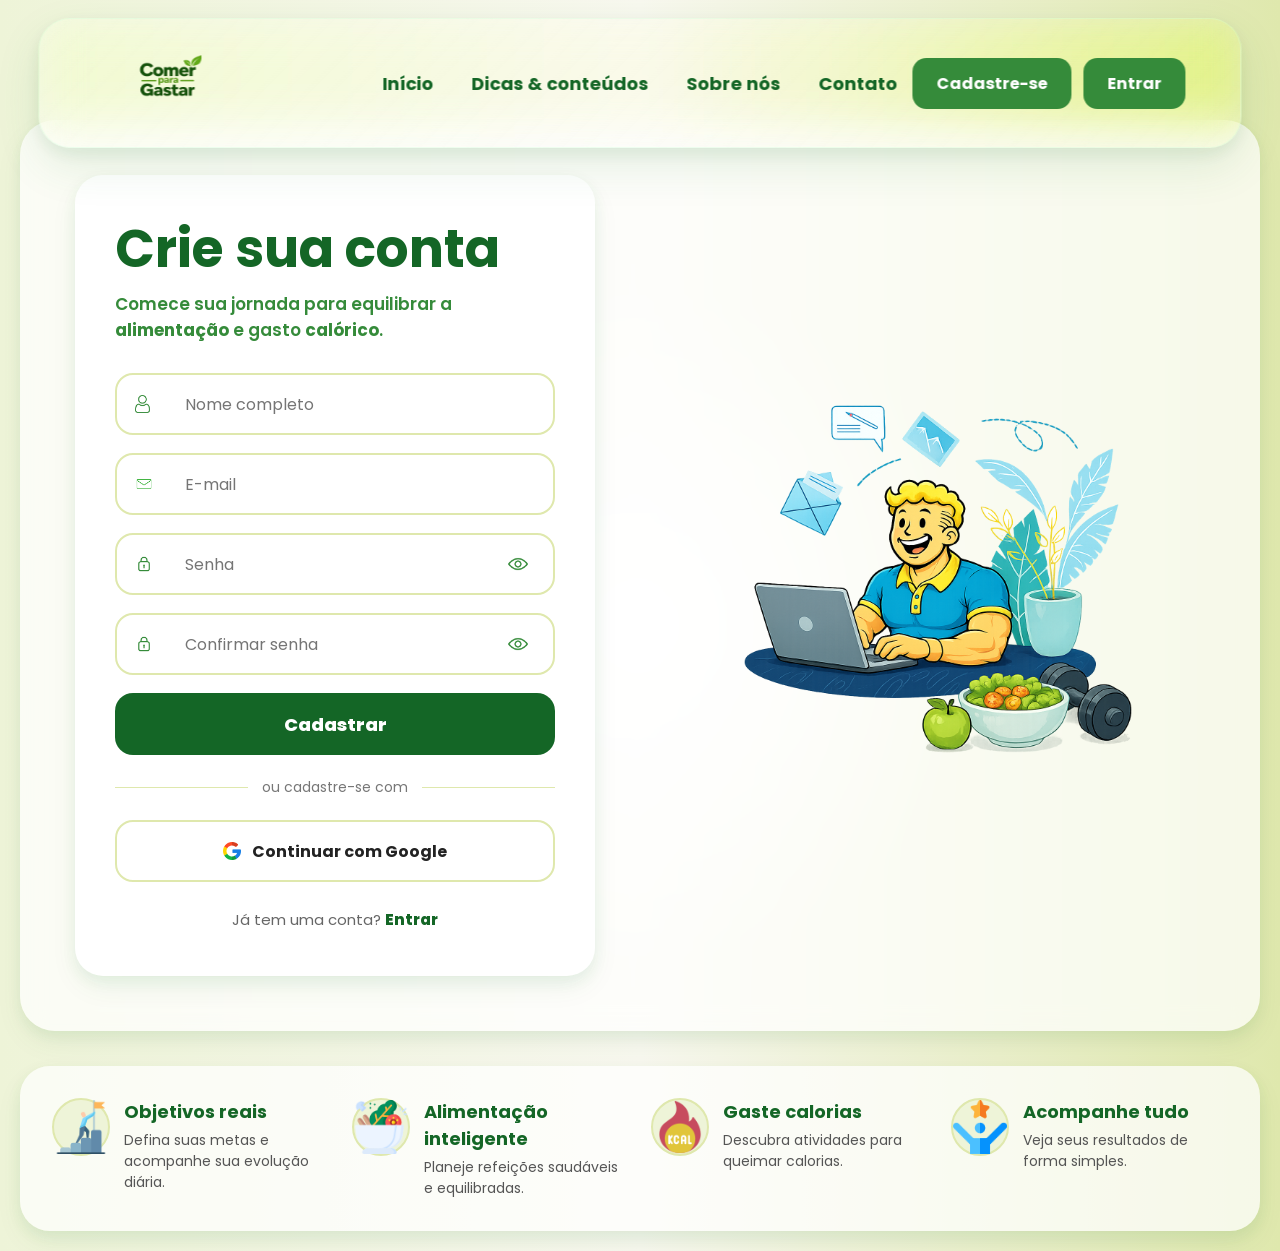
<file: cadastro.html>
<!doctype html>
<html lang="pt-br">
  <head>
    <meta charset="UTF-8" />
    <meta name="viewport" content="width=device-width, initial-scale=1.0" />

    <title>Cadastro | Comer para Gastar</title>

    <link rel="icon" type="image/png" href="imagens/aba-navegador.png" />

    <link rel="stylesheet" href="css/style.css" />
    <link rel="stylesheet" href="css/cadastro.css" />

    <link
      href="https://fonts.googleapis.com/css2?family=Poppins:wght@400;500;600;700;800&display=swap"
      rel="stylesheet"
    />
  </head>

  <body>
    <header class="header">
      <div class="logo">
        <img src="imagens/logo oficial.png" alt="Logo Comer para Gastar" />
      </div>

      <button class="btn-menu-mobile" aria-label="Abrir menu">☰</button>

      <div class="menu-mobile-area">
        <nav class="menu">
          <a href="index.html#inicio"><strong>Início</strong></a>
          <a href="index.html#dicas"><strong>Dicas & conteúdos</strong></a>
          <a href="index.html#sobre"><strong>Sobre nós</strong></a>
          <a href="index.html#contato"><strong>Contato</strong></a>
        </nav>

        <div class="acoes-header">
          <a href="cadastro.html" class="btn-header btn-cadastro">
            Cadastre-se
          </a>

          <a href="login.html" class="btn-header btn-entrar"> Entrar </a>
        </div>
      </div>
    </header>

    <main class="cadastro-container">
      <section class="cadastro-card">
        <div class="formulario-area scroll-reveal">
          <h1><strong>Crie sua conta</strong></h1>

          <p>
            <span class="texto-verde">
              Comece sua jornada para equilibrar a
              <strong>alimentação</strong> e gasto <strong>calórico</strong>.
            </span>
          </p>

          <form class="form-cadastro">
            <div class="campo">
              <span class="icone">
                <img src="imagens/pessoa-cadastro.png" alt="Usuário" />
              </span>

              <input type="text" placeholder="Nome completo" required />
            </div>

            <div class="campo">
              <span class="icone">
                <img src="imagens/email.png" alt="E-mail" />
              </span>

              <input type="email" placeholder="E-mail" required />
            </div>

            <div class="campo campo-senha">
              <span class="icone">
                <img src="imagens/senha-cadastro.png" alt="Senha" />
              </span>

              <input
                type="password"
                placeholder="Senha"
                class="input-senha"
                required
              />

              <button
                type="button"
                class="btn-ver-senha"
                aria-label="Mostrar senha"
              >
                <img src="imagens/olho-login.png" alt="" />
              </button>
            </div>

            <div class="campo campo-senha">
              <span class="icone">
                <img src="imagens/senha-cadastro.png" alt="Confirmar senha" />
              </span>

              <input
                type="password"
                placeholder="Confirmar senha"
                class="input-senha"
                required
              />

              <button
                type="button"
                class="btn-ver-senha"
                aria-label="Mostrar senha"
              >
                <img src="imagens/olho-login.png" alt="" />
              </button>
            </div>

            <button type="submit" class="btn-principal">Cadastrar</button>

            <div class="separador">
              <span></span>
              <p>ou cadastre-se com</p>
              <span></span>
            </div>

            <button type="button" class="btn-google">
              <span class="icone">
                <img src="imagens/google-cadastro.png" alt="Logo Google" />
              </span>

              Continuar com Google
            </button>

            <p class="login-texto">
              Já tem uma conta?
              <a href="login.html">Entrar</a>
            </p>
          </form>
        </div>

        <div class="imagem-area scroll-reveal delay-1">
          <img
            src="imagens/cara-computador-cadastro.png"
            alt="Personagem usando computador"
            class="imagem-cadastro"
          />
        </div>
      </section>

      <section class="beneficios">
        <div class="beneficio scroll-reveal delay-1">
          <span class="icone-beneficio">
            <img src="imagens/objetivo-cadastro.png" alt="Objetivos" />
          </span>

          <div>
            <h3>Objetivos reais</h3>
            <p>Defina suas metas e acompanhe sua evolução diária.</p>
          </div>
        </div>

        <div class="beneficio scroll-reveal delay-2">
          <span class="icone-beneficio">
            <img src="imagens/alimentacao-cadastro.png" alt="Alimentação" />
          </span>

          <div>
            <h3>Alimentação inteligente</h3>
            <p>Planeje refeições saudáveis e equilibradas.</p>
          </div>
        </div>

        <div class="beneficio scroll-reveal delay-3">
          <span class="icone-beneficio">
            <img src="imagens/calorias-cadastro.png" alt="Exercícios" />
          </span>

          <div>
            <h3>Gaste calorias</h3>
            <p>Descubra atividades para queimar calorias.</p>
          </div>
        </div>

        <div class="beneficio scroll-reveal delay-4">
          <span class="icone-beneficio">
            <img src="imagens/resultado-cadastro.png" alt="Resultados" />
          </span>

          <div>
            <h3>Acompanhe tudo</h3>
            <p>Veja seus resultados de forma simples.</p>
          </div>
        </div>
      </section>
    </main>

    <script src="js/cadastro.js"></script>
  </body>
</html>
</file>
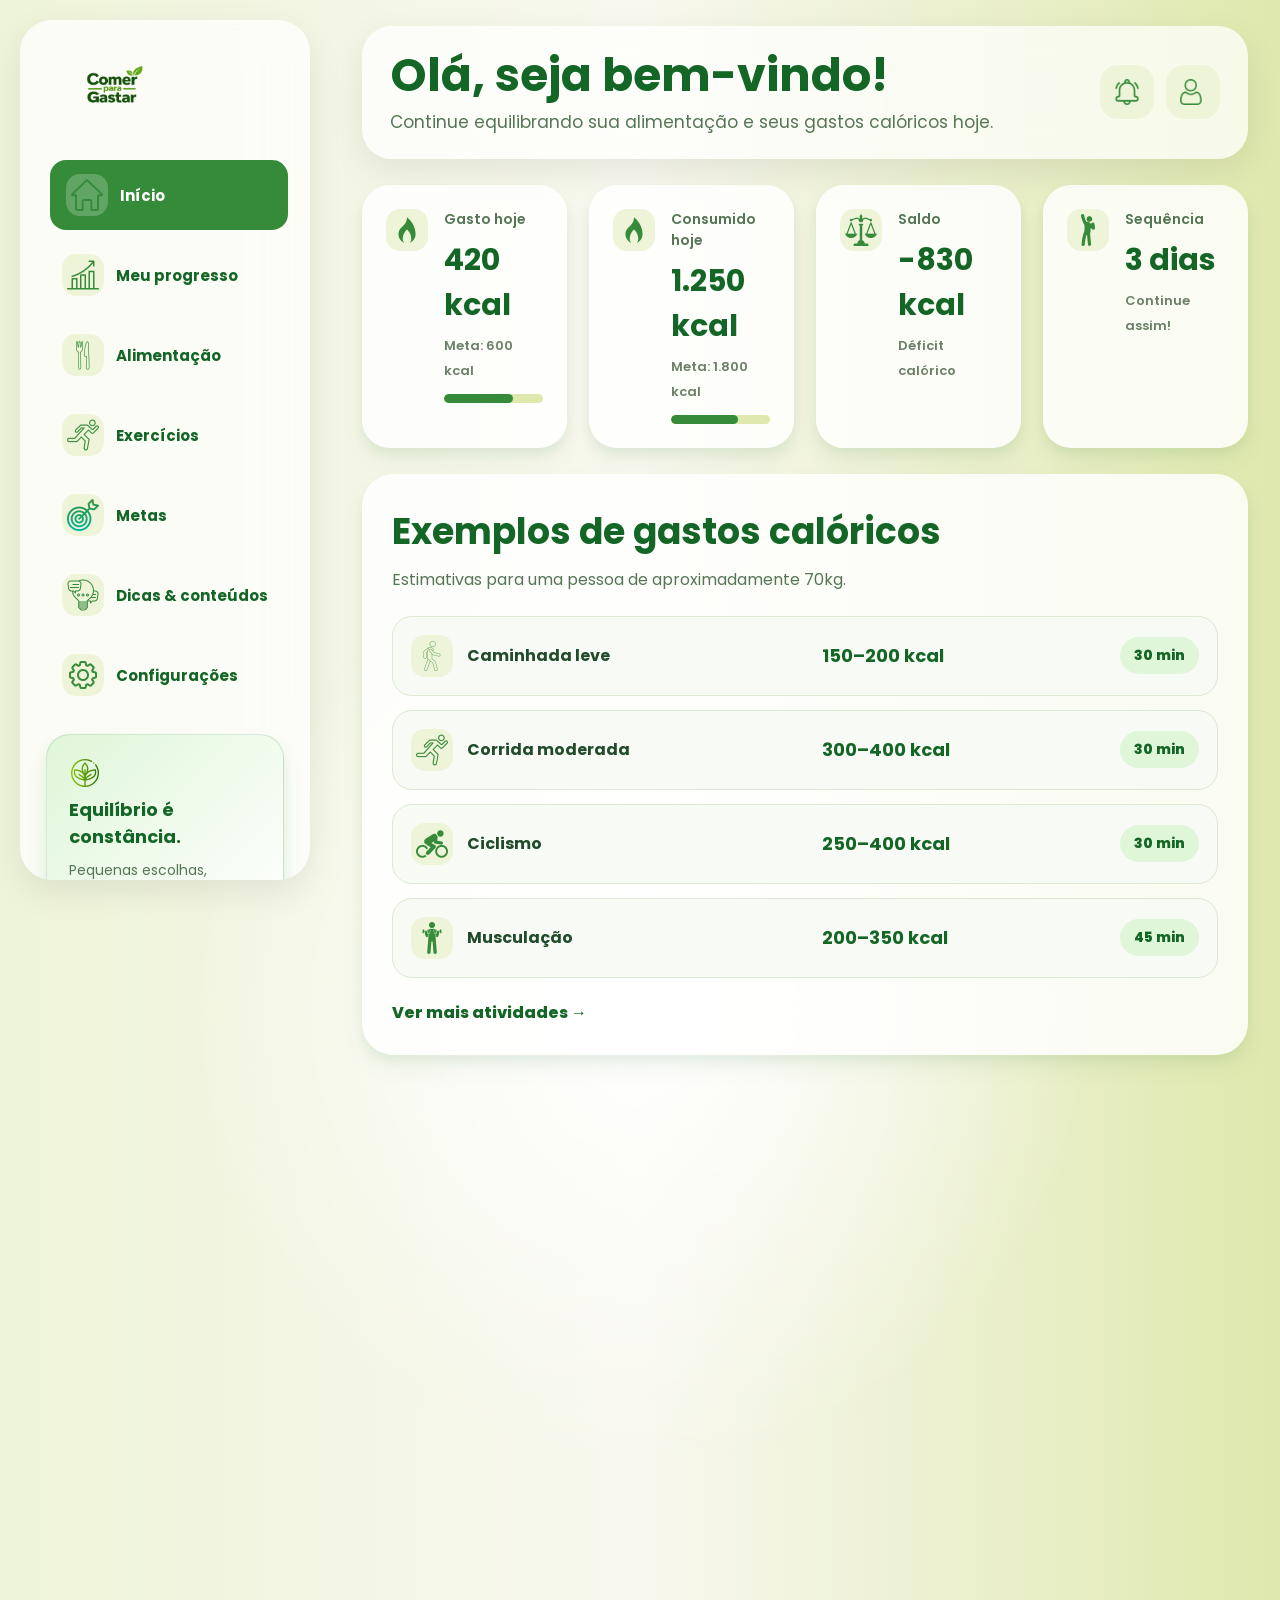
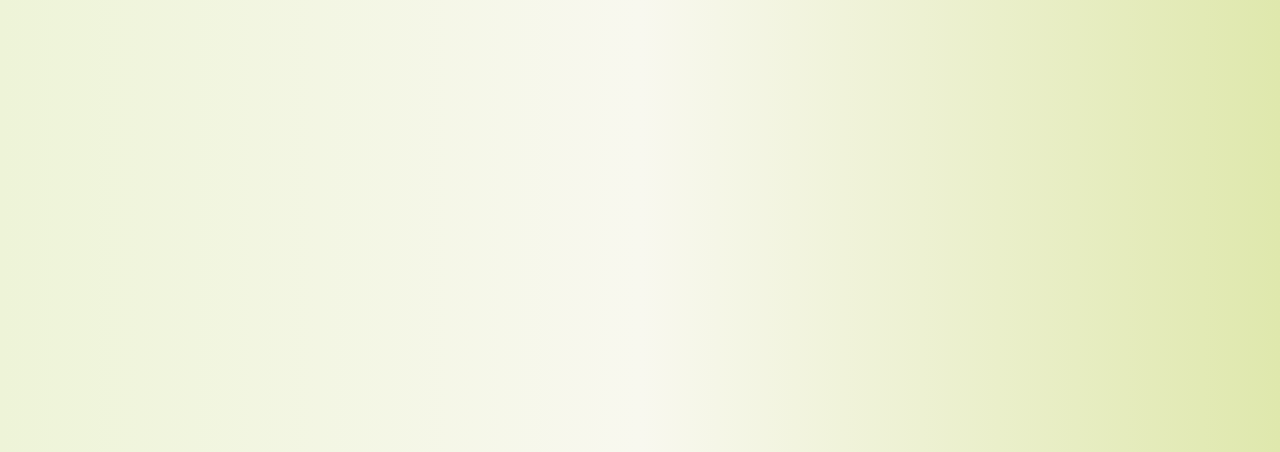
<file: dashboard.html>
<!doctype html>
<html lang="pt-br">
  <head>
    <meta charset="UTF-8" />
    <meta name="viewport" content="width=device-width, initial-scale=1.0" />

    <link rel="icon" type="image/png" href="/imagens/aba-navegador.png" />

    <title>Painel | Comer para Gastar</title>

    <link rel="stylesheet" href="css/dashboard.css" />

    <link
      href="https://fonts.googleapis.com/css2?family=Poppins:wght@400;500;600;700;800&display=swap"
      rel="stylesheet"
    />
  </head>

  <body>
    <aside class="sidebar">
      <div class="sidebar-topo">
        <div class="logo-dashboard">
          <img src="imagens/logo oficial.png" alt="Comer para Gastar" />
        </div>

        <button class="btn-fechar-menu" aria-label="Fechar menu">×</button>
      </div>

      <nav class="menu-dashboard">
        <a href="dashboard.html" class="ativo">
          <span class="icone-menu">
            <img src="imagens/casa-dash.png" alt="Início" />
          </span>
          Início
        </a>

        <a href="#">
          <span class="icone-menu">
            <img src="imagens/progresso-dash.png" alt="Meu progresso" />
          </span>
          Meu progresso
        </a>

        <a href="#">
          <span class="icone-menu">
            <img src="imagens/garfo-e-faca-dash.png" alt="Alimentação" />
          </span>
          Alimentação
        </a>

        <a href="#">
          <span class="icone-menu">
            <img src="imagens/corrida-dash.png" alt="Exercícios" />
          </span>
          Exercícios
        </a>

        <a href="#">
          <span class="icone-menu">
            <img src="imagens/alvo-dash.png" alt="Metas" />
          </span>
          Metas
        </a>

        <a href="index.html#dicas">
          <span class="icone-menu">
            <img src="imagens/dicas-dash.png" alt="Dicas" />
          </span>
          Dicas & conteúdos
        </a>

        <a href="#">
          <span class="icone-menu">
            <img src="imagens/configuracao-dash.png" alt="Configurações" />
          </span>
          Configurações
        </a>
      </nav>

      <div class="sidebar-card">
        <span class="icone-card">
          <img src="imagens/folha.png" alt="Folha" />
        </span>

        <h3>Equilíbrio é constância.</h3>
        <p>Pequenas escolhas, grandes resultados!</p>
      </div>

      <a href="index.html" class="btn-sair">
        <span class="icone-menu">
          <img src="imagens/sair-dash.png" alt="Sair" />
        </span>
        Sair
      </a>
    </aside>

    <div class="overlay-menu"></div>

    <main class="dashboard">
      <header class="topbar reveal-up">
        <button class="btn-abrir-menu" aria-label="Abrir menu">☰</button>

        <div class="boas-vindas">
          <h1 id="nome-usuario">Olá, seja bem-vindo!</h1>
          <p>
            Continue equilibrando sua alimentação e seus gastos calóricos hoje.
          </p>
        </div>

        <div class="topbar-acoes">
          <button class="btn-icone" aria-label="Notificações">
            <img src="imagens/notificacao-dash.png" alt="Notificações" />
          </button>

          <button class="btn-perfil" aria-label="Perfil">
            <img src="imagens/pessoa-cadastro.png" alt="Perfil" />
          </button>
        </div>
      </header>

      <section class="resumo-grid reveal-up delay-1">
        <article class="card-resumo">
          <span class="icone-resumo">
            <img src="imagens/fogo-dash.png" alt="Gasto hoje" />
          </span>

          <div>
            <p>Gasto hoje</p>
            <h2>420 kcal</h2>
            <span>Meta: 600 kcal</span>

            <div class="barra-progresso">
              <div class="progresso" style="width: 70%"></div>
            </div>
          </div>
        </article>

        <article class="card-resumo">
          <span class="icone-resumo">
            <img src="imagens/fogo-dash.png" alt="Consumido hoje" />
          </span>

          <div>
            <p>Consumido hoje</p>
            <h2>1.250 kcal</h2>
            <span>Meta: 1.800 kcal</span>

            <div class="barra-progresso">
              <div class="progresso" style="width: 68%"></div>
            </div>
          </div>
        </article>

        <article class="card-resumo">
          <span class="icone-resumo">
            <img src="imagens/balanca-de-justica-dash.png" alt="Saldo" />
          </span>

          <div>
            <p>Saldo</p>
            <h2>-830 kcal</h2>
            <span>Déficit calórico</span>
          </div>
        </article>

        <article class="card-resumo">
          <span class="icone-resumo">
            <img src="imagens/gesto-de-vitoria-dash.png" alt="Sequência" />
          </span>

          <div>
            <p>Sequência</p>
            <h2>3 dias</h2>
            <span>Continue assim!</span>
          </div>
        </article>
      </section>

      <section class="card-principal reveal-up delay-2">
        <div class="titulo-card">
          <div>
            <h2>Exemplos de gastos calóricos</h2>
            <p>Estimativas para uma pessoa de aproximadamente 70kg.</p>
          </div>
        </div>

        <div class="lista-gastos">
          <div class="linha-gasto">
            <div class="atividade-info">
              <span class="icone-atividade">
                <img src="imagens/caminhada-dash.png" alt="Caminhada" />
              </span>
              <strong>Caminhada leve</strong>
            </div>

            <strong class="kcal">150–200 kcal</strong>
            <span class="tempo">30 min</span>
          </div>

          <div class="linha-gasto">
            <div class="atividade-info">
              <span class="icone-atividade">
                <img src="imagens/corrida-dash.png" alt="Corrida" />
              </span>
              <strong>Corrida moderada</strong>
            </div>

            <strong class="kcal">300–400 kcal</strong>
            <span class="tempo">30 min</span>
          </div>

          <div class="linha-gasto">
            <div class="atividade-info">
              <span class="icone-atividade">
                <img src="imagens/ciclismo-dash.png" alt="Ciclismo" />
              </span>
              <strong>Ciclismo</strong>
            </div>

            <strong class="kcal">250–400 kcal</strong>
            <span class="tempo">30 min</span>
          </div>

          <div class="linha-gasto">
            <div class="atividade-info">
              <span class="icone-atividade">
                <img src="imagens/musculacao-dash.png" alt="Musculação" />
              </span>
              <strong>Musculação</strong>
            </div>

            <strong class="kcal">200–350 kcal</strong>
            <span class="tempo">45 min</span>
          </div>
        </div>

        <a href="#" class="link-card">Ver mais atividades →</a>
      </section>

      <section class="card-principal card-comparacao reveal-right delay-3">
        <div class="titulo-card">
          <div>
            <h2>Você comeu, então mova-se!</h2>
            <p>
              Veja quantos minutos de exercício podem ajudar a gastar o que você
              consumiu.
            </p>
          </div>
        </div>

        <div class="comparacao-lista">
          <article class="linha-comparacao">
            <div class="alimento">
              <span class="imagem-alimento">
                <img src="imagens/hamburguer-dash.png" alt="Hambúrguer" />
              </span>

              <div>
                <h3>Hambúrguer</h3>
                <p>1 unidade média</p>
              </div>
            </div>

            <strong class="calorias-alimento">550 kcal</strong>

            <div class="exercicios-equivalentes">
              <div>
                <p>Caminhada</p>
                <strong>110 min</strong>
              </div>
              <div>
                <p>Corrida</p>
                <strong>55 min</strong>
              </div>
              <div>
                <p>Ciclismo</p>
                <strong>65 min</strong>
              </div>
              <div>
                <p>Musculação</p>
                <strong>80 min</strong>
              </div>
            </div>
          </article>

          <article class="linha-comparacao">
            <div class="alimento">
              <span class="imagem-alimento">
                <img src="imagens/pizza-dash.png" alt="Pizza" />
              </span>

              <div>
                <h3>Pizza</h3>
                <p>1 fatia</p>
              </div>
            </div>

            <strong class="calorias-alimento">350 kcal</strong>

            <div class="exercicios-equivalentes">
              <div>
                <p>Caminhada</p>
                <strong>70 min</strong>
              </div>
              <div>
                <p>Corrida</p>
                <strong>35 min</strong>
              </div>
              <div>
                <p>Ciclismo</p>
                <strong>40 min</strong>
              </div>
              <div>
                <p>Musculação</p>
                <strong>50 min</strong>
              </div>
            </div>
          </article>

          <article class="linha-comparacao">
            <div class="alimento">
              <span class="imagem-alimento">
                <img src="imagens/brigadeiro-dash.png" alt="Brigadeiro" />
              </span>

              <div>
                <h3>Brigadeiro</h3>
                <p>1 unidade</p>
              </div>
            </div>

            <strong class="calorias-alimento">130 kcal</strong>

            <div class="exercicios-equivalentes">
              <div>
                <p>Caminhada</p>
                <strong>25 min</strong>
              </div>
              <div>
                <p>Corrida</p>
                <strong>12 min</strong>
              </div>
              <div>
                <p>Ciclismo</p>
                <strong>15 min</strong>
              </div>
              <div>
                <p>Musculação</p>
                <strong>18 min</strong>
              </div>
            </div>
          </article>

          <article class="linha-comparacao">
            <div class="alimento">
              <span class="imagem-alimento">
                <img src="imagens/vitamina-dash.png" alt="Vitamina" />
              </span>

              <div>
                <h3>Vitamina de frutas</h3>
                <p>300 ml</p>
              </div>
            </div>

            <strong class="calorias-alimento">200 kcal</strong>

            <div class="exercicios-equivalentes">
              <div>
                <p>Caminhada</p>
                <strong>40 min</strong>
              </div>
              <div>
                <p>Corrida</p>
                <strong>20 min</strong>
              </div>
              <div>
                <p>Ciclismo</p>
                <strong>25 min</strong>
              </div>
              <div>
                <p>Musculação</p>
                <strong>30 min</strong>
              </div>
            </div>
          </article>
        </div>

        <a href="#" class="link-card">Ver mais alimentos →</a>
      </section>

      <section class="dica-dia reveal-up delay-4">
        <span class="icone-dica">
          <img src="imagens/folha-dash.png" alt="Dica" />
        </span>

        <div>
          <h3>Dica do dia</h3>
          <p>
            Pequenas escolhas todos os dias geram grandes mudanças com o tempo.
          </p>
        </div>

        <button class="btn-favorito" aria-label="Favoritar dica">♡</button>
      </section>
    </main>

    <script src="js/dashboard.js"></script>
  </body>
</html>
</file>
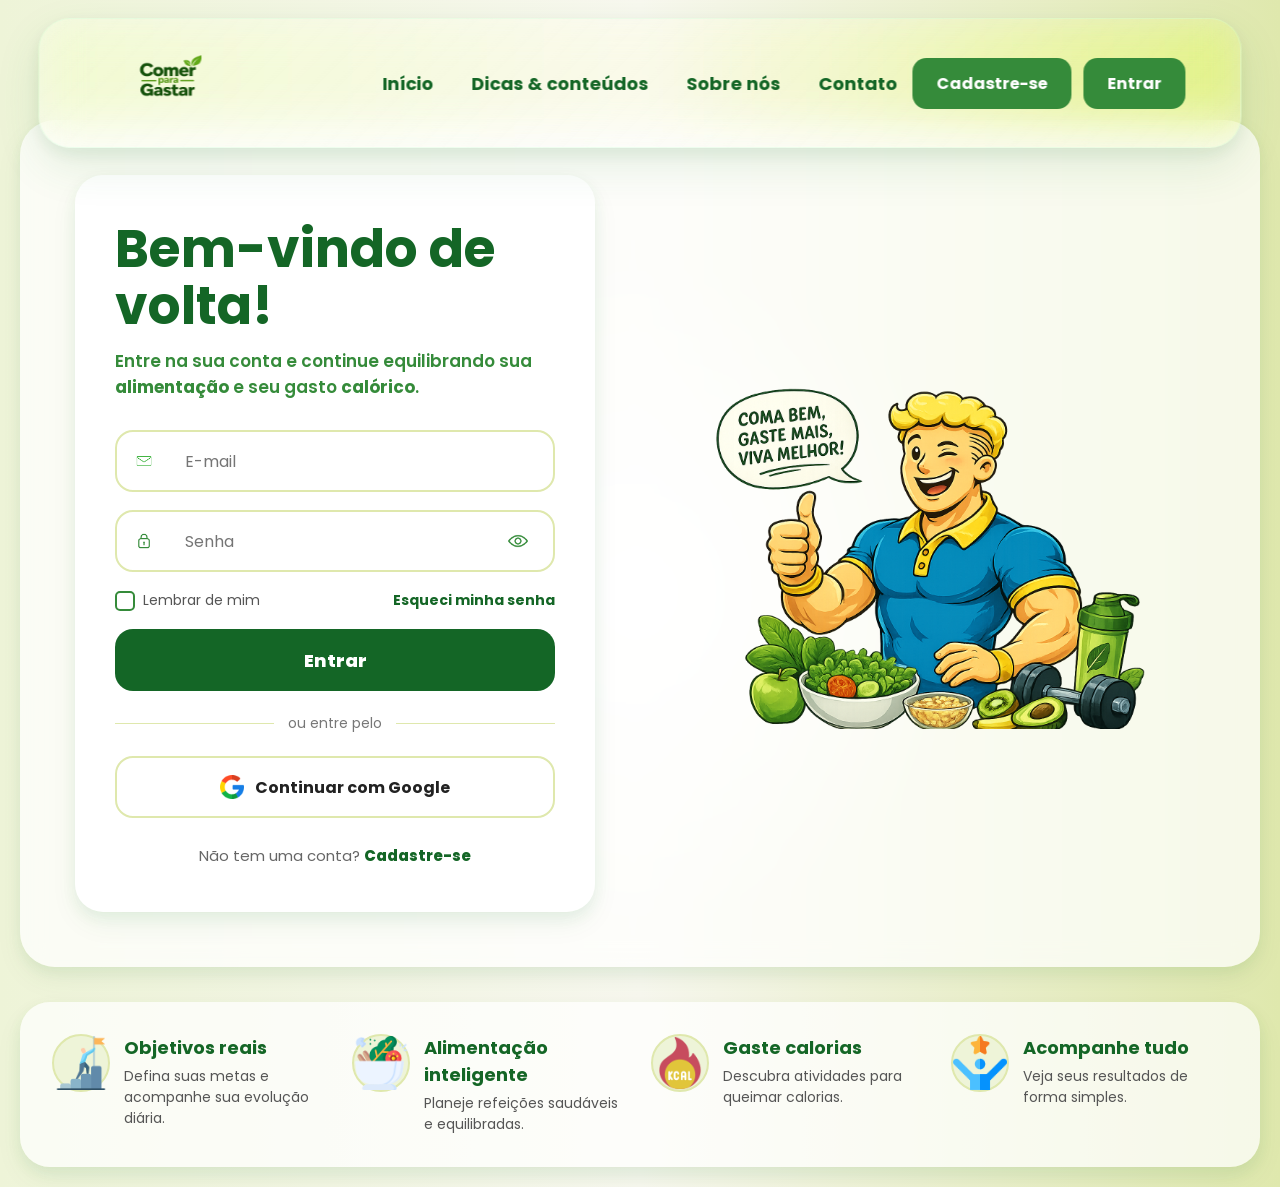
<file: login.html>
<!doctype html>
<html lang="pt-br">
  <head>
    <meta charset="UTF-8" />
    <meta name="viewport" content="width=device-width, initial-scale=1.0" />

    <link rel="icon" type="image/png" href="imagens/aba-navegador.png" />

    <title>Entrar | Comer para Gastar</title>

    <link rel="stylesheet" href="css/style.css" />
    <link rel="stylesheet" href="css/login.css" />

    <link
      href="https://fonts.googleapis.com/css2?family=Poppins:wght@400;500;600;700;800&display=swap"
      rel="stylesheet"
    />
  </head>

  <body>
    <header class="header">
      <div class="logo">
        <img src="imagens/logo oficial.png" alt="Logo Comer para Gastar" />
      </div>

      <button class="btn-menu-mobile" aria-label="Abrir menu">☰</button>

      <div class="menu-mobile-area">
        <nav class="menu">
          <a href="index.html#inicio"><strong>Início</strong></a>
          <a href="index.html#dicas"><strong>Dicas & conteúdos</strong></a>
          <a href="index.html#sobre"><strong>Sobre nós</strong></a>
          <a href="index.html#contato"><strong>Contato</strong></a>
        </nav>

        <div class="acoes-header">
          <a href="cadastro.html" class="btn-header btn-cadastro">
            Cadastre-se
          </a>

          <a href="login.html" class="btn-header btn-entrar">Entrar</a>
        </div>
      </div>
    </header>

    <main class="login-container">
      <section class="login-card">
        <div class="formulario-area scroll-reveal">
          <h1><strong>Bem-vindo de volta!</strong></h1>

          <p>
            <span class="texto-verde">
              Entre na sua conta e continue equilibrando sua
              <strong>alimentação</strong> e seu gasto
              <strong>calórico</strong>.
            </span>
          </p>

          <form class="form-login" action="dashboard.html">
            <div class="campo">
              <span class="icone">
                <img src="imagens/email.png" alt="E-mail" />
              </span>

              <input type="email" placeholder="E-mail" required />
            </div>

            <div class="campo campo-senha">
              <span class="icone">
                <img src="imagens/senha-cadastro.png" alt="Senha" />
              </span>

              <input
                type="password"
                placeholder="Senha"
                class="input-senha"
                required
              />

              <button
                type="button"
                class="btn-ver-senha"
                aria-label="Mostrar senha"
              >
                <img src="imagens/olho-login.png" alt="" />
              </button>
            </div>

            <div class="opcoes-login">
              <label class="lembrar-login">
                <input type="checkbox" />
                <span></span>
                Lembrar de mim
              </label>

              <a href="#" class="link-esqueceu">Esqueci minha senha</a>
            </div>

            <button type="submit" class="btn-principal">Entrar</button>

            <div class="separador">
              <span></span>

              <p>ou entre pelo</p>

              <span></span>
            </div>

            <button type="button" class="btn-google">
              <span class="icone">
                <img src="imagens/google-cadastro.png" alt="Logo Google" />
              </span>

              Continuar com Google
            </button>

            <p class="cadastro-texto">
              Não tem uma conta?
              <a href="cadastro.html">Cadastre-se</a>
            </p>
          </form>
        </div>

        <div class="imagem-area scroll-reveal delay-1">
          <img
            src="imagens/entrar-logo.png"
            alt="Personagem usando computador"
            class="imagem-login"
          />
        </div>
      </section>

      <section class="beneficios">
        <div class="beneficio scroll-reveal delay-1">
          <span class="icone-beneficio">
            <img src="imagens/objetivo-cadastro.png" alt="Objetivos" />
          </span>

          <div>
            <h3>Objetivos reais</h3>
            <p>Defina suas metas e acompanhe sua evolução diária.</p>
          </div>
        </div>

        <div class="beneficio scroll-reveal delay-2">
          <span class="icone-beneficio">
            <img src="imagens/alimentacao-cadastro.png" alt="Alimentação" />
          </span>

          <div>
            <h3>Alimentação inteligente</h3>
            <p>Planeje refeições saudáveis e equilibradas.</p>
          </div>
        </div>

        <div class="beneficio scroll-reveal delay-3">
          <span class="icone-beneficio">
            <img src="imagens/calorias-cadastro.png" alt="Exercícios" />
          </span>

          <div>
            <h3>Gaste calorias</h3>
            <p>Descubra atividades para queimar calorias.</p>
          </div>
        </div>

        <div class="beneficio scroll-reveal delay-4">
          <span class="icone-beneficio">
            <img src="imagens/resultado-cadastro.png" alt="Resultados" />
          </span>

          <div>
            <h3>Acompanhe tudo</h3>
            <p>Veja seus resultados de forma simples.</p>
          </div>
        </div>
      </section>
    </main>

    <script src="js/login.js"></script>
  </body>
</html>
</file>
<file: css/style.css>
* {
  margin: 0;
  padding: 0;
  box-sizing: border-box;
}

:root {
  --verde: #146626;
  --verde-claro: #358b3a;
  --verde-escuro: #0d4e1a;
  --texto: #214b2a;
  --sombra: 0 12px 35px rgba(0, 0, 0, 0.08);
}

html {
  scroll-behavior: smooth;
}

body {
  font-family: "Poppins", Arial, sans-serif;
  padding-top: 120px;
  color: var(--texto);
  background:
    radial-gradient(circle at center, #ffffff 0%, transparent 38%),
    linear-gradient(90deg, #eef4d8 0%, #f8f8ef 50%, #dfe8ad 100%);
}

/* HEADER */

.header {
  position: fixed;
  top: 18px;
  left: 50%;
  transform: translateX(-50%);
  width: 94%;
  z-index: 999;
  display: flex;
  align-items: center;
  justify-content: space-between;
  padding: 14px 55px;
  border-radius: 32px;
  background: linear-gradient(
    135deg,
    rgba(255, 255, 255, 0.34),
    rgba(255, 255, 255, 0.12)
  );
  backdrop-filter: blur(20px) saturate(220%);
  -webkit-backdrop-filter: blur(20px) saturate(220%);
  border: 1px solid rgba(210, 255, 220, 0.35);
  box-shadow:
    0 18px 45px rgba(0, 0, 0, 0.12),
    inset 0 1px 1px rgba(255, 255, 255, 0.55),
    inset 0 -1px 6px rgba(20, 102, 38, 0.08);
  overflow: hidden;
}

.logo img {
  width: 150px;
  height: auto;
  object-fit: contain;
  display: block;
}

.menu {
  display: flex;
  gap: 38px;
  align-items: center;
}

.menu a {
  color: var(--verde);
  text-decoration: none;
  font-size: 18px;
  font-weight: 600;
  position: relative;
}

.menu a::after {
  content: "";
  position: absolute;
  left: 0;
  bottom: -8px;
  width: 0;
  height: 3px;
  background: var(--verde);
  border-radius: 20px;
  transition: 0.3s ease;
}

.menu a:hover::after,
.menu a.ativo::after {
  width: 100%;
}

.menu a.ativo {
  color: var(--verde-escuro);
}

.acoes-header {
  display: flex;
  gap: 12px;
}

/* BOTÕES */

.btn-header,
.btn-principal,
.btn-secundario,
.btn-card,
.btn-enviar {
  text-decoration: none;
  border: none;
  cursor: pointer;
  transition: 0.3s ease;
}

.btn-header {
  padding: 13px 24px;
  border-radius: 14px;
  font-size: 16px;
  font-weight: 700;
}

.btn-entrar,
.btn-cadastro,
.btn-principal,
.btn-enviar {
  background: var(--verde-claro);
  color: white;
}

.btn-entrar:hover,
.btn-cadastro:hover,
.btn-principal:hover,
.btn-enviar:hover,
.btn-secundario:hover {
  transform: translateY(-4px);
}

.btn-entrar:hover,
.btn-cadastro:hover,
.btn-principal:hover,
.btn-enviar:hover {
  background: var(--verde-escuro);
}

.btn-principal {
  display: inline-block;
  padding: 17px 32px;
  border-radius: 16px;
  font-size: 18px;
  font-weight: 800;
}

.btn-secundario {
  display: inline-block;
  padding: 17px 32px;
  border-radius: 16px;
  font-size: 18px;
  font-weight: 800;
  color: var(--verde);
  background: white;
  box-shadow: var(--sombra);
}

/* HERO */

.hero {
  min-height: calc(100vh - 120px);
  padding: 60px 7%;
}

.hero-conteudo {
  max-width: 620px;
}

.hero-botoes {
  display: flex;
  gap: 18px;
  flex-wrap: wrap;
}

/* HERO NOVO */

.novo-hero {
  min-height: calc(100vh - 110px);
  padding: 70px 8% 80px;
  display: grid;
  grid-template-columns: 1fr 1.15fr;
  align-items: center;
  gap: 80px;
  background:
    radial-gradient(circle at center, #ffffff 0%, transparent 38%),
    linear-gradient(90deg, #eef4d8 0%, #f8f8ef 50%, #dfe8ad 100%);
}

.novo-hero .hero-conteudo {
  max-width: 600px;
}

.novo-hero .tag {
  display: inline-flex;
  align-items: center;
  gap: 8px;
  padding: 9px 22px;
  margin-bottom: 45px;
  background: #dff6d8;
  border: 1px solid #b8e5b0;
  color: #2d6128;
  border-radius: 999px;
  font-size: 17px;
  font-weight: 600;
}

.novo-hero .tag img {
  width: 20px;
  height: 20px;
  object-fit: contain;
}

.novo-hero h1 {
  font-size: clamp(58px, 7vw, 96px);
  line-height: 0.95;
  color: #143f16;
  font-weight: 800;
  margin-bottom: 22px;
}

.novo-hero h1 span {
  display: block;
  color: #28662a;
}

.linha-verde {
  width: 330px;
  max-width: 90%;
  height: 5px;
  background: #65c94f;
  border-radius: 999px;
  margin-bottom: 22px;
  transform: rotate(-1deg);
}

.novo-hero p {
  max-width: 610px;
  color: #557654;
  font-size: 25px;
  line-height: 1.35;
  margin-bottom: 42px;
}

.novo-hero p strong {
  color: #173f18;
  font-weight: 800;
}

.novo-hero .hero-botoes {
  align-items: center;
  gap: 20px;
}

.novo-hero .btn-principal {
  padding: 20px 42px;
  border-radius: 999px;
  background: #28662a;
  color: white;
  font-size: 20px;
  box-shadow: 0 14px 25px rgba(40, 102, 42, 0.25);
}

.novo-hero .btn-secundario {
  padding: 19px 42px;
  border-radius: 999px;
  color: #173f18;
  border: 2px solid #d5dfd2;
  font-size: 20px;
  box-shadow: none;
}

.hero-visual {
  position: relative;
  height: 540px;
  border-radius: 32px;
  overflow: hidden;
  box-shadow: 0 28px 60px rgba(0, 0, 0, 0.12);
}

.hero-comida {
  width: 100%;
  height: 100%;
  object-fit: cover;
  display: block;
}

/* CARD FLUTUANTE */

.card-flutuante {
  position: absolute;
  left: 45px;
  right: 45px;
  bottom: 30px;
  min-height: 118px;
  padding: 25px 38px;
  display: flex;
  align-items: center;
  gap: 28px;
  border-radius: 24px;
  background: rgba(255, 255, 255, 0.72);
  backdrop-filter: blur(1px);
  -webkit-backdrop-filter: blur(18px);
  box-shadow: 0 18px 45px rgba(0, 0, 0, 0.12);
}

.card-flutuante img {
  width: 70px;
  height: 70px;
  object-fit: contain;
  animation: bonecoCorrendo 1.8s ease-in-out infinite;
}

.card-flutuante h3 {
  color: #173f18;
  font-size: 23px;
  font-weight: 800;
  margin-bottom: 4px;
}

.card-flutuante p {
  margin: 0;
  color: #557654;
  font-size: 19px;
  line-height: 1.2;
}

/* SOBRE */

.sobre {
  min-height: 100vh;
  padding: 90px 7%;
  display: flex;
  align-items: center;
  justify-content: space-between;
  gap: 70px;
}

.sobre-texto,
.sobre-card {
  width: 50%;
}

.sobre-texto h1,
.titulo-secao h1,
.calculadora-texto h1,
.contato-formulario h1 {
  font-size: clamp(42px, 6vw, 72px);
  color: var(--verde);
  line-height: 1;
  margin-bottom: 25px;
}

.sobre-texto p {
  font-size: 21px;
  line-height: 1.7;
  margin-bottom: 22px;
}

.sobre-card {
  background: rgba(255, 255, 255, 0.75);
  padding: 45px;
  border-radius: 32px;
  box-shadow: var(--sombra);
  border: 2px solid rgba(20, 102, 38, 0.12);
}

.ano {
  display: inline-block;
  background: var(--verde-claro);
  color: white;
  padding: 14px 28px;
  border-radius: 18px;
  font-size: 30px;
  font-weight: 800;
  margin-bottom: 28px;
}

.sobre-card h2 {
  color: var(--verde);
  font-size: 38px;
  margin-bottom: 18px;
}

.sobre-card p {
  font-size: 21px;
  line-height: 1.6;
  margin-bottom: 35px;
}

.sobre-itens {
  display: grid;
  grid-template-columns: repeat(3, 1fr);
  gap: 18px;
}

.sobre-itens div {
  text-align: center;
  padding: 18px;
  border-radius: 18px;
  background: #eef4d8;
}

.sobre-itens strong {
  display: block;
  font-size: 30px;
  color: var(--verde);
}

.titulo-com-folha {
  position: relative;
  display: inline-block;
  width: fit-content;
}

.titulo-com-folha img {
  position: absolute;
  width: 65px;
  height: auto;
  top: -38px;
  right: -58px;
  object-fit: contain;
  pointer-events: none;
}

/* DICAS */

.dicas {
  padding: 100px 7%;
  text-align: center;
}

.titulo-secao p {
  font-size: 24px;
  margin-bottom: 50px;
}

.cards-dicas {
  display: flex;
  justify-content: center;
  gap: 35px;
  flex-wrap: wrap;
}

.card-dica {
  width: 350px;
  min-height: 500px;
  background: white;
  padding: 32px;
  border-radius: 28px;
  box-shadow: var(--sombra);
  transition: 0.35s ease;
}

.card-dica:hover {
  transform: translateY(-10px);
}

.imagem-dica {
  width: 240px;
  height: 240px;
  margin: 0 auto 25px;
  border-radius: 50%;
  background: #e8f3dc;
  overflow: hidden;
  display: flex;
  align-items: center;
  justify-content: center;
}

.card-dica:nth-child(1) .imagem-dica img {
  width: 210px;
  height: 210px;
  object-fit: contain;
  animation: beberAgua 2.4s ease-in-out infinite;
  transform-origin: center bottom;
}

.card-dica:nth-child(2) .imagem-dica img {
  width: 260px;
  height: 260px;
  object-fit: contain;
  animation: exercicioPeso 1.6s ease-in-out infinite;
  transform-origin: center bottom;
}

.card-dica:nth-child(3) .imagem-dica {
  position: relative;
}

.card-dica:nth-child(3) .imagem-dica img {
  width: 235px;
  height: 235px;
  object-fit: contain;
  animation: comidaMordidaReal 4s ease-in-out infinite;
  transform-origin: center;
}

.card-dica:nth-child(3) .imagem-dica::after {
  content: "";
  position: absolute;
  top: 18px;
  right: 18px;
  width: 0;
  height: 0;
  background: #e8f3dc;
  border-radius: 50%;
  animation: mordida 4s ease-in-out infinite;
  z-index: 2;
}

.card-dica h2 {
  font-size: 30px;
  color: var(--verde-claro);
  margin-bottom: 15px;
}

.card-dica p {
  font-size: 18px;
  line-height: 1.5;
  color: var(--verde);
  margin-bottom: 25px;
}

.btn-card {
  width: 44px;
  height: 44px;
  border-radius: 50%;
  display: inline-flex;
  align-items: center;
  justify-content: center;
  border: 3px solid var(--verde-claro);
  color: var(--verde-claro);
  font-size: 26px;
  font-weight: 800;
}

.btn-card:hover {
  background: var(--verde-claro);
  color: white;
}

/* CALCULADORA */

.calculadora-preview {
  padding: 90px 7%;
  display: flex;
  align-items: center;
  gap: 55px;
}

.calculadora-texto,
.calculadora-card {
  width: 50%;
}

.calculadora-texto p {
  font-size: 22px;
  line-height: 1.6;
  margin-bottom: 30px;
}

.calculadora-card {
  background: white;
  padding: 35px;
  border-radius: 32px;
  box-shadow: var(--sombra);
}

.calculadora-card h2 {
  color: var(--verde);
  font-size: 34px;
  margin-bottom: 25px;
}

.placeholder-imagem {
  min-height: 360px;
  height: auto;
  background: #1d5b2a;
  border-radius: 26px;
  display: flex;
  align-items: center;
  justify-content: center;
  overflow: visible;
  padding: 20px;
}

.placeholder-imagem img {
  width: 100%;
  max-width: 720px;
  height: auto;
  object-fit: contain;
  display: block;
}

/* CONTATO */

.contato {
  padding: 90px 7%;
}

.contato-container {
  display: flex;
  align-items: center;
  gap: 60px;
}

.contato-formulario {
  width: 50%;
  background: white;
  padding: 45px;
  border-radius: 32px;
  box-shadow: var(--sombra);
}

.contato-formulario p {
  font-size: 21px;
  line-height: 1.5;
  margin-bottom: 30px;
}

.contato-formulario strong {
  color: var(--verde);
}

.campo {
  display: flex;
  align-items: center;
  gap: 15px;
  margin-bottom: 18px;
}

.campo-textarea {
  align-items: flex-start;
}

.icone-campo {
  width: 60px;
  height: 60px;
  min-width: 60px;
  background: #eef3e4;
  border-radius: 14px;
  display: flex;
  align-items: center;
  justify-content: center;
}

.icone-campo img {
  width: 28px;
  height: 28px;
  object-fit: contain;
}

.campo input,
.campo textarea {
  width: 100%;
  padding: 18px 20px;
  border-radius: 16px;
  border: 1px solid #d8e4c9;
  font-family: inherit;
  font-size: 18px;
  outline: none;
}

.campo textarea {
  height: 140px;
  resize: none;
}

.campo input:focus,
.campo textarea:focus {
  border-color: var(--verde-claro);
  box-shadow: 0 0 0 4px rgba(53, 139, 58, 0.12);
}

.btn-enviar {
  width: 100%;
  padding: 18px;
  border-radius: 18px;
  font-size: 20px;
  font-weight: 800;
}

.contato-imagem {
  width: 50%;
  height: 520px;
  background: rgba(255, 255, 255, 0.55);
  border-radius: 40px;
  box-shadow: var(--sombra);
  display: flex;
  align-items: center;
  justify-content: center;
  overflow: hidden;
}

.contato-imagem img {
  width: 620px;
  max-width: 100%;
  height: auto;
  object-fit: contain;
  transform-origin: center bottom;
}

.outros-canais {
  margin-top: 45px;
  background: rgba(255, 255, 255, 0.75);
  padding: 28px;
  border-radius: 28px;
  box-shadow: var(--sombra);
}

.outros-canais h2 {
  color: var(--verde);
  font-size: 28px;
  margin-bottom: 20px;
}

.lista-canais {
  display: grid;
  grid-template-columns: repeat(4, 1fr);
  gap: 20px;
}

.canal {
  text-align: center;
  padding: 18px;
  border-radius: 18px;
  background: #eef4d8;
}

.canal img {
  width: 36px;
  height: 36px;
  object-fit: contain;
  margin: 0 auto 10px;
  display: block;
}

.canal h3 {
  color: var(--verde);
  margin-bottom: 8px;
}

/* FOOTER */

.footer-final {
  background: linear-gradient(90deg, #063608 0%, #0a4a0f 50%, #063608 100%);
  padding: 55px 60px;
  margin-top: 80px;
  overflow: hidden;
}

.footer-conteudo {
  max-width: 1700px;
  margin: 0 auto;
  display: flex;
  align-items: center;
  justify-content: space-between;
  gap: 40px;
}

.footer-logo img {
  width: 95px;
  object-fit: contain;
  filter: brightness(0) invert(1);
  opacity: 0.95;
  transition:
    transform 0.3s ease,
    opacity 0.3s ease;
}

.footer-logo img:hover {
  transform: scale(1.06);
  opacity: 1;
}

.footer-copy {
  color: rgba(255, 255, 255, 0.72);
  font-size: 1.1rem;
  font-weight: 500;
  text-align: center;
}

.footer-menu {
  display: flex;
  align-items: center;
  gap: 42px;
}

.footer-menu a {
  color: white;
  text-decoration: none;
  font-size: 1.15rem;
  font-weight: 700;
  position: relative;
  transition: 0.3s ease;
}

.footer-menu a::after {
  content: "";
  position: absolute;
  left: 0;
  bottom: -7px;
  width: 0%;
  height: 3px;
  background: #76d85f;
  border-radius: 999px;
  transition: width 0.35s ease;
}

.footer-menu a:hover {
  color: #8fff78;
  transform: translateY(-2px);
}

.footer-menu a:hover::after {
  width: 100%;
}

/* WHATSAPP */

.whatsapp-fixo {
  position: fixed;
  right: 28px;
  bottom: 28px;
  width: 78px;
  height: 78px;
  background: #25d366;
  border-radius: 50%;
  display: flex;
  align-items: center;
  justify-content: center;
  z-index: 99999;
  box-shadow: 0 10px 25px rgba(37, 211, 102, 0.38);
  transition: 0.3s ease;
}

.whatsapp-fixo img {
  width: 42px;
  height: 42px;
  object-fit: contain;
}

.whatsapp-fixo:hover {
  transform: scale(1.12) translateY(-5px);
  box-shadow: 0 16px 35px rgba(37, 211, 102, 0.52);
}

.whatsapp-fixo::before {
  content: "";
  position: absolute;
  width: 100%;
  height: 100%;
  border-radius: 50%;
  background: rgba(37, 211, 102, 0.35);
  animation: pulseWhatsapp 2s infinite;
  z-index: -1;
}

/* ANIMAÇÕES */

@keyframes bonecoCorrendo {
  0%,
  100% {
    transform: translateY(0) rotate(-2deg);
  }

  50% {
    transform: translateY(-6px) rotate(3deg);
  }
}

@keyframes beberAgua {
  0%,
  100% {
    transform: translateY(0) rotate(0deg);
  }

  50% {
    transform: translateY(-8px) rotate(-3deg);
  }
}

@keyframes exercicioPeso {
  0%,
  100% {
    transform: translateY(0) scale(1);
  }

  50% {
    transform: translateY(-10px) scale(1.04);
  }
}

@keyframes comidaMordidaReal {
  0%,
  100% {
    transform: scale(1);
  }

  20% {
    transform: scale(0.97);
  }

  40% {
    transform: scale(0.94);
  }

  60% {
    transform: scale(0.9);
  }

  80% {
    transform: scale(0.86);
  }
}

@keyframes mordida {
  0%,
  100% {
    width: 0;
    height: 0;
    opacity: 0;
  }

  20% {
    width: 45px;
    height: 45px;
    opacity: 1;
  }

  40% {
    width: 75px;
    height: 75px;
    opacity: 1;
  }

  60% {
    width: 105px;
    height: 105px;
    opacity: 1;
  }

  80% {
    width: 130px;
    height: 130px;
    opacity: 1;
  }
}

@keyframes cansado {
  0%,
  100% {
    transform: translateY(0) scaleX(1) scaleY(1);
  }

  25%,
  75% {
    transform: translateY(3px) scaleX(1.01) scaleY(0.98);
  }

  50% {
    transform: translateY(8px) scaleX(1.03) scaleY(0.95);
  }
}

@keyframes suorCaindo {
  0% {
    transform: translateY(0) rotate(0deg);
    opacity: 0;
  }

  25% {
    opacity: 1;
  }

  100% {
    transform: translateY(26px) rotate(12deg);
    opacity: 0;
  }
}

@keyframes pulseWhatsapp {
  0% {
    transform: scale(1);
    opacity: 1;
  }

  70%,
  100% {
    transform: scale(1.55);
    opacity: 0;
  }
}

/* RESPONSIVO */

@media (max-width: 1050px) {
  .header {
    padding: 14px 28px;
  }

  .menu {
    gap: 22px;
  }

  .menu a {
    font-size: 16px;
  }

  .logo img {
    width: 140px;
  }
}

@media (max-width: 950px) {
  .novo-hero {
    grid-template-columns: 1fr;
    gap: 45px;
    text-align: center;
  }

  .novo-hero .hero-conteudo {
    margin: 0 auto;
  }

  .linha-verde {
    margin-left: auto;
    margin-right: auto;
  }

  .novo-hero .hero-botoes {
    justify-content: center;
  }

  .hero-visual {
    height: 420px;
  }
}

@media (max-width: 850px) {
  body {
    padding-top: 150px;
  }

  .header {
    flex-direction: column;
    gap: 18px;
    width: 92%;
  }

  .menu {
    flex-wrap: wrap;
    justify-content: center;
  }

  .sobre,
  .calculadora-preview,
  .contato-container {
    flex-direction: column;
    text-align: center;
  }

  .sobre-texto,
  .sobre-card,
  .calculadora-texto,
  .calculadora-card,
  .contato-formulario,
  .contato-imagem {
    width: 100%;
  }

  .contato-imagem {
    height: 380px;
  }

  .contato-imagem img {
    width: 420px;
  }

  .placeholder-imagem {
    height: 300px;
  }

  .lista-canais {
    grid-template-columns: repeat(2, 1fr);
  }

  .footer-conteudo {
    flex-direction: column;
    text-align: center;
  }

  .footer-menu {
    flex-wrap: wrap;
    justify-content: center;
    gap: 25px;
  }

  .footer-copy {
    order: 3;
  }
}

@media (max-width: 520px) {
  .header {
    top: 10px;
    padding: 16px;
    border-radius: 24px;
  }

  .menu {
    gap: 14px;
  }

  .menu a {
    font-size: 14px;
  }

  .acoes-header {
    width: 100%;
    justify-content: center;
  }

  .btn-header {
    padding: 12px 18px;
    font-size: 14px;
  }

  .hero,
  .sobre,
  .dicas,
  .calculadora-preview,
  .contato {
    padding-left: 22px;
    padding-right: 22px;
  }

  .sobre-texto p,
  .calculadora-texto p,
  .contato-formulario p {
    font-size: 18px;
  }

  .sobre-card,
  .contato-formulario,
  .calculadora-card {
    padding: 28px 22px;
  }

  .sobre-itens,
  .lista-canais {
    grid-template-columns: 1fr;
  }

  .card-dica {
    width: 100%;
  }

  .imagem-dica {
    width: 200px;
    height: 200px;
  }

  .card-dica:nth-child(1) .imagem-dica img {
    width: 175px;
    height: 175px;
  }

  .card-dica:nth-child(2) .imagem-dica img {
    width: 215px;
    height: 215px;
  }

  .card-dica:nth-child(3) .imagem-dica img {
    width: 190px;
    height: 190px;
  }

  .placeholder-imagem {
    height: 230px;
  }

  .titulo-com-folha img {
    width: 45px;
    top: -25px;
    right: -45px;
  }

  .whatsapp-fixo {
    width: 64px;
    height: 64px;
    right: 18px;
    bottom: 18px;
  }

  .whatsapp-fixo img {
    width: 34px;
    height: 34px;
  }
}

.motivacao-cards {
  display: flex;

  justify-content: center;

  gap: 32px;

  margin-top: 55px;

  flex-wrap: wrap;
}

.motivacao-card {
  width: 420px;

  min-height: 300px;

  background: #f8fbf5;

  border-radius: 28px;

  padding: 32px 28px;

  text-align: center;

  border: 1px solid #dbe8d2;

  transition: 0.35s ease;

  overflow: hidden;
}

.motivacao-card:hover {
  transform: translateY(-6px);

  box-shadow: 0 18px 40px rgba(56, 128, 52, 0.12);
}

.motivacao-card h3 {
  font-size: 2rem;

  color: #173d19;

  margin-bottom: 14px;

  font-weight: 700;
}

.motivacao-card p {
  font-size: 1.15rem;

  line-height: 1.6;

  color: #567054;

  max-width: 340px;

  margin: 0 auto;
}

.motivacao-card img {
  width: 250px;
}

.motivacao-card:first-child img {
  animation: corrida-card 0.9s ease-in-out infinite;
}

@keyframes corrida-card {
  0% {
    transform: translateX(0) rotate(-2deg);
  }

  25% {
    transform: translateX(6px) rotate(2deg);
  }

  50% {
    transform: translateX(0) rotate(-2deg);
  }

  75% {
    transform: translateX(-6px) rotate(2deg);
  }

  100% {
    transform: translateX(0) rotate(-2deg);
  }
}

.motivacao-card:last-child img {
  animation: cansado-card 2.2s ease-in-out infinite;
}

@keyframes cansado-card {
  0% {
    transform: translateY(0) rotate(0deg);
  }

  20% {
    transform: translateY(4px) rotate(-1deg);
  }

  40% {
    transform: translateY(0) rotate(1deg);
  }

  60% {
    transform: translateY(5px) rotate(-1deg);
  }

  80% {
    transform: translateY(0) rotate(1deg);
  }

  100% {
    transform: translateY(0) rotate(0deg);
  }
}

/* MOBILE */
@media (max-width: 900px) {
  .motivacao-card {
    width: 100%;

    max-width: 380px;

    min-height: auto;

    padding: 28px 22px;
  }

  .motivacao-card img {
    width: 95px;
  }

  .motivacao-card h3 {
    font-size: 1.6rem;
  }

  .motivacao-card p {
    font-size: 1rem;
  }
}

/* CARDS: EQUILÍBRIO É TUDO */

.equilibrio-alertas {
  padding: 90px 7%;
  text-align: center;
}

.alertas-cards {
  display: flex;
  justify-content: center;
  align-items: stretch;
  gap: 35px;
  flex-wrap: wrap;
  margin-top: 45px;
}

.alerta-card {
  width: 460px;
  min-height: 520px;
  background: rgba(255, 255, 255, 0.78);
  border: 1px solid rgba(53, 139, 58, 0.16);
  border-radius: 32px;
  padding: 32px 28px 38px;
  box-shadow: 0 18px 45px rgba(34, 94, 44, 0.12);
  transition: 0.35s ease;
  overflow: hidden;
}

.alerta-card:hover {
  transform: translateY(-8px);
  box-shadow: 0 25px 55px rgba(34, 94, 44, 0.18);
}

.alerta-card img {
  width: 100%;
  height: 260px;
  object-fit: contain;
  display: block;
  margin: 0 auto 25px;
}

.alerta-card h2 {
  font-size: 1.8rem;
  color: #173f18;
  margin-bottom: 16px;
  font-weight: 800;
}

.alerta-card p {
  font-size: 1.05rem;
  line-height: 1.65;
  color: #557654;
  max-width: 390px;
  margin: 0 auto;
}

/* PRIMEIRO CARD */
.alerta-card:first-child {
  background: linear-gradient(180deg, #fff7f2 0%, #ffffff 100%);
}

.alerta-card:first-child h2 {
  color: #8b2b1f;
}

.alerta-card:first-child img {
  height: 280px;
}

/* SEGUNDO CARD */
.alerta-card:last-child {
  background: linear-gradient(180deg, #f7fff2 0%, #ffffff 100%);
}

.alerta-card:last-child h2 {
  color: #1d6a2d;
}

.alerta-card:last-child img {
  height: 280px;
}

/* MOBILE */

@media (max-width: 900px) {
  .alerta-card {
    width: 100%;
    max-width: 460px;
  }
}

@media (max-width: 520px) {
  .equilibrio-alertas {
    padding: 70px 22px;
  }

  .alerta-card {
    min-height: auto;
    padding: 28px 22px;
  }

  .alerta-card img {
    height: 220px;
  }

  .alerta-card h2 {
    font-size: 1.45rem;
  }

  .alerta-card p {
    font-size: 1rem;
  }
}

.animacao-frame {
  width: 320px;
  height: 280px;
  margin: 0 auto 25px;

  display: flex;
  align-items: center;
  justify-content: center;
}

.animacao-frame img {
  width: 100%;
  height: 100%;

  object-fit: contain;

  display: block;
}

/* =============================== */
/* AJUSTES FINAIS MOBILE / TABLET */
/* =============================== */

::-webkit-scrollbar {
  width: 10px;
}

::-webkit-scrollbar-track {
  background: #eef0e8;
}

::-webkit-scrollbar-thumb {
  background: var(--verde-claro);
  border-radius: 999px;
}

img,
video {
  max-width: 100%;
}

/* TABLET */

@media (max-width: 900px) {
  body {
    padding-top: 185px;
  }

  .header {
    width: 94%;
    padding: 16px 22px;
    gap: 14px;
  }

  .menu {
    gap: 18px;
  }

  .acoes-header {
    gap: 10px;
  }

  .novo-hero {
    padding-top: 55px;
  }

  .novo-hero p {
    font-size: 21px;
  }

  .sobre,
  .calculadora-preview,
  .contato-container {
    gap: 45px;
  }

  .alerta-card,
  .motivacao-card {
    max-width: 430px;
  }
}

/* CELULAR */

/* ANIMAÇÕES AO ROLAR */

.reveal-up,
.reveal-left,
.reveal-right,
.reveal-zoom,
.reveal-card {
  opacity: 0;
  transition:
    opacity 0.9s ease,
    transform 0.9s ease;
  will-change: opacity, transform;
}

/* VEM DE BAIXO */
.reveal-up {
  transform: translateY(70px);
}

/* VEM DA ESQUERDA */
.reveal-left {
  transform: translateX(-70px);
}

/* VEM DA DIREITA */
.reveal-right {
  transform: translateX(70px);
}

/* ZOOM SUAVE */
.reveal-zoom {
  transform: scale(0.88);
}

/* CARD APARECENDO */
.reveal-card {
  transform: translateY(60px) scale(0.94);
}

/* QUANDO APARECE NA TELA */
.reveal-up.active,
.reveal-left.active,
.reveal-right.active,
.reveal-zoom.active,
.reveal-card.active {
  opacity: 1;
  transform: translate(0, 0) scale(1);
}

/* ATRASOS PARA APARECER UM DEPOIS DO OUTRO */

.delay-1 {
  transition-delay: 0.1s;
}

.delay-2 {
  transition-delay: 0.2s;
}

.delay-3 {
  transition-delay: 0.3s;
}

.delay-4 {
  transition-delay: 0.4s;
}

.delay-5 {
  transition-delay: 0.5s;
}

/* EVITA BARRA DE ROLAGEM LATERAL */

@media (max-width: 600px) {
  html,
  body {
    width: 100%;
    max-width: 100%;
    overflow-x: hidden;
    scrollbar-width: none;
    -ms-overflow-style: none;
  }

  ::-webkit-scrollbar {
    width: 0;
    display: none;
  }

  body {
    padding-top: 125px;
  }

  .header {
    top: 8px;
    width: calc(100% - 20px);
    padding: 10px 12px;
    border-radius: 22px;
    gap: 8px;
  }

  .logo img {
    width: 90px;
  }

  .menu {
    width: 100%;
    gap: 10px;
    justify-content: center;
    flex-wrap: wrap;
  }

  .menu a {
    font-size: 12px;
  }

  .acoes-header {
    width: 100%;
    justify-content: center;
    gap: 8px;
  }

  .btn-header {
    padding: 9px 14px;
    font-size: 12px;
    border-radius: 12px;
  }

  .novo-hero {
    min-height: auto;
    padding: 20px 18px 40px;
    display: flex;
    flex-direction: column;
    align-items: center;
    text-align: center;
    gap: 24px;
  }

  .novo-hero .hero-conteudo {
    width: 100%;
    max-width: 100%;
  }

  .novo-hero .tag {
    margin-bottom: 18px;
    font-size: 13px;
    padding: 7px 14px;
    gap: 10px;
  }

  .novo-hero .tag img {
    width: 32px;
    height: 32px;
  }

  .novo-hero h1 {
    font-size: 42px;
    line-height: 0.95;
    margin-bottom: 16px;
  }

  .linha-verde {
    width: 190px;
    height: 4px;
    margin: 0 auto 18px;
  }

  .novo-hero p {
    font-size: 15px;
    line-height: 1.45;
    margin-bottom: 22px;
  }

  .hero-botoes {
    width: 100%;
    flex-direction: column;
    gap: 12px;
  }

  .novo-hero .btn-principal,
  .novo-hero .btn-secundario {
    width: 100%;
    padding: 14px 20px;
    font-size: 15px;
  }

  .hero-visual {
    display: block;
    width: 100%;
    height: 220px;
    border-radius: 24px;
    overflow: hidden;
    margin-top: 10px;
  }

  .hero-comida {
    width: 100%;
    height: 100%;
    object-fit: cover;
    display: block;
  }

  .card-flutuante {
    display: flex;
    position: absolute;
    left: 14px;
    right: 14px;
    bottom: 14px;
    min-height: auto;
    padding: 12px 14px;
    gap: 12px;
    border-radius: 18px;
    align-items: center;
  }

  .card-flutuante img {
    width: 45px;
    height: 45px;
  }

  .card-flutuante h3 {
    font-size: 14px;
    margin-bottom: 2px;
  }

  .card-flutuante p {
    font-size: 12px;
  }

  .sobre,
  .dicas,
  .equilibrio-alertas,
  .calculadora-preview,
  .motivacao-cards,
  .contato {
    padding: 60px 18px;
  }

  .sobre,
  .calculadora-preview,
  .contato-container {
    flex-direction: column;
    gap: 35px;
    text-align: center;
  }

  .sobre-texto,
  .sobre-card,
  .calculadora-texto,
  .calculadora-card,
  .contato-formulario,
  .contato-imagem,
  .alerta-card,
  .motivacao-card,
  .card-dica {
    width: 100%;
    max-width: 100%;
  }

  .sobre-texto h1,
  .titulo-secao h1,
  .calculadora-texto h1,
  .contato-formulario h1 {
    font-size: 38px;
  }

  .sobre-texto p,
  .calculadora-texto p,
  .contato-formulario p,
  .card-dica p,
  .alerta-card p {
    font-size: 16px;
  }

  .sobre-card,
  .calculadora-card,
  .contato-formulario,
  .alerta-card,
  .card-dica,
  .motivacao-card {
    padding: 24px 18px;
  }

  .sobre-itens,
  .lista-canais {
    grid-template-columns: 1fr;
  }

  .cards-dicas,
  .alertas-cards {
    gap: 22px;
  }

  .imagem-dica {
    width: 180px;
    height: 180px;
  }

  .animacao-frame {
    width: 220px;
    height: 210px;
  }

  .placeholder-imagem {
    min-height: auto;
    height: auto;
    padding: 12px;
  }

  .motivacao-card img {
    width: 170px;
  }

  .contato-imagem {
    height: 260px;
  }

  .contato-imagem img {
    width: 280px;
  }

  .footer-final {
    padding: 35px 18px;
  }

  .footer-conteudo {
    flex-direction: column;
    text-align: center;
    gap: 20px;
  }

  .footer-menu {
    flex-wrap: wrap;
    justify-content: center;
    gap: 16px;
  }

  .footer-menu a {
    font-size: 0.95rem;
  }

  .footer-copy {
    font-size: 0.85rem;
  }

  .whatsapp-fixo {
    width: 56px;
    height: 56px;
    right: 14px;
    bottom: 14px;
  }

  .whatsapp-fixo img {
    width: 28px;
    height: 28px;
  }
}

.icone-folha {
  width: 32px !important;
  height: 32px !important;

  min-width: 32px;

  object-fit: contain;

  display: block;
}

/* MENU MOBILE + HEADER DESKTOP CORRIGIDO */

.btn-menu-mobile {
  display: none;
}

/* DESKTOP */
@media (min-width: 601px) {
  .header {
    position: fixed;
  }

  .menu-mobile-area {
    display: contents;
  }

  .menu {
    position: absolute;
    left: 50%;
    transform: translateX(-50%);
    justify-content: center;
  }

  .acoes-header {
    margin-left: auto;
    justify-content: flex-end;
  }
}

/* MOBILE */
@media (max-width: 600px) {
  body {
    padding-top: 95px;
  }

  .header {
    top: 8px;
    width: calc(100% - 20px);
    padding: 10px 12px;
    border-radius: 22px;
    flex-direction: row;
    flex-wrap: wrap;
    justify-content: space-between;
    align-items: center;
    overflow: visible;
    gap: 8px;
  }

  .logo img {
    width: 90px;
  }

  .btn-menu-mobile {
    display: flex;
    width: 42px;
    height: 42px;
    border: none;
    border-radius: 12px;
    background: var(--verde-claro);
    color: white;
    font-size: 26px;
    font-weight: 800;
    align-items: center;
    justify-content: center;
    cursor: pointer;
  }

  .menu-mobile-area {
    display: none;
    width: 100%;
    flex-direction: column;
    gap: 14px;
    padding-top: 14px;
  }

  .header.menu-aberto .menu-mobile-area {
    display: flex;
  }

  .menu {
    position: static;
    transform: none;
    width: 100%;
    flex-direction: column;
    gap: 12px;
  }

  .menu a {
    font-size: 14px;
  }

  .acoes-header {
    width: 100%;
    display: flex;
    justify-content: center;
    gap: 10px;
  }

  .acoes-header .btn-header {
    flex: 1;
    max-width: 135px;
    padding: 10px 12px;
    font-size: 13px;
    text-align: center;
    border-radius: 12px;
  }
}
/* SOMBRAS MODERNAS ESVERDEADAS + ANIMAÇÃO SUAVE */

.header,
.sobre-card,
.card-dica,
.calculadora-card,
.contato-formulario,
.contato-imagem,
.outros-canais,
.motivacao-card,
.alerta-card {
  box-shadow:
    0 18px 45px rgba(53, 139, 58, 0.12),
    /* verde suave */ 0 6px 18px rgba(20, 102, 38, 0.08); /* verde escuro sutil */

  will-change: transform;
}

/* EFEITO HOVER - SOMBRA ESVERDEADA MAIS INTENSA */
.card-dica:hover,
.alerta-card:hover,
.motivacao-card:hover,
.sobre-card:hover,
.calculadora-card:hover,
.contato-formulario:hover,
.contato-imagem:hover,
.outros-canais:hover {
  transform: translateY(-8px);

  box-shadow:
    0 28px 65px rgba(53, 139, 58, 0.18),
    /* verde mais intenso */ 0 10px 25px rgba(20, 102, 38, 0.1);
}
</file>
<file: css/cadastro.css>
:root {
  --verde: #146626;
  --verde-claro: #358b3a;
  --verde-escuro: #0d4e1a;
  --texto: #214b2a;
  --sombra: 0 12px 35px rgba(0, 0, 0, 0.08);
}

html {
  width: 100%;
  max-width: 100%;
  overflow-x: hidden;
}

body {
  width: 100%;
  max-width: 100%;
  overflow-x: hidden;
}

body {
  font-family: "Poppins", Arial, Helvetica, sans-serif;
  padding: 120px 20px 20px;
  color: var(--texto);
  background:
    radial-gradient(circle at center, #ffffff 0%, transparent 38%),
    linear-gradient(90deg, #eef4d8 0%, #f8f8ef 50%, #dfe8ad 100%);
}

.cadastro-container {
  width: 100%;
  max-width: 1400px;
  margin: 0 auto;
}

.cadastro-card {
  width: 100%;
  min-height: 650px;
  padding: 55px;
  border-radius: 35px;
  background: rgba(255, 255, 255, 0.72);
  box-shadow: var(--sombra);
  backdrop-filter: blur(12px);

  display: flex;
  align-items: center;
  justify-content: space-between;
  gap: 55px;
}

.texto-verde {
  color: var(--verde-claro);
  font-weight: 600;
}

.formulario-area {
  width: 100%;
  max-width: 520px;
  padding: 45px 40px;
  border-radius: 28px;
  background: #ffffff;
  box-shadow: var(--sombra);
}

.formulario-area h1 {
  font-size: 52px;
  line-height: 1.1;
  color: var(--verde);
  margin-bottom: 14px;
}

.formulario-area > p {
  font-size: 17px;
  color: #666;
  margin-bottom: 30px;
}

.form-cadastro {
  display: flex;
  flex-direction: column;
  gap: 18px;
}

.campo {
  width: 100%;
  height: 62px;
  padding: 0 18px;

  display: flex;
  align-items: center;
  gap: 12px;

  background: #ffffff;
  border: 2px solid #dfe8ad;
  border-radius: 18px;

  margin: 0;
  transition: 0.3s ease;
}

.campo:focus-within {
  border-color: var(--verde);
  box-shadow: none;
}

.icone {
  font-size: 18px;
  flex-shrink: 0;
}

.campo input {
  width: 100%;
  min-width: 0;
  border: none;
  outline: none;
  background: transparent;

  font-family: "Poppins", Arial, Helvetica, sans-serif;
  font-size: 16px;
  color: #333;
}

.btn-principal {
  width: 100%;
  height: 62px;
  padding: 0;

  border: none;
  border-radius: 18px;

  background: var(--verde);
  color: #ffffff;

  font-size: 18px;
  font-weight: 800;
  font-family: "Poppins", Arial, Helvetica, sans-serif;

  cursor: pointer;
  transition: 0.3s ease;
}

.btn-principal:hover {
  background: var(--verde-escuro);
  transform: translateY(-4px);
}

.separador {
  display: flex;
  align-items: center;
  gap: 14px;
  margin: 4px 0;
}

.separador span {
  flex: 1;
  height: 1px;
  background: #dfe8ad;
}

.separador p {
  margin: 0;
  font-size: 14px;
  color: #777;
  white-space: nowrap;
}

.btn-google {
  width: 100%;
  height: 62px;
  padding: 0;

  border-radius: 18px;
  border: 2px solid #dfe8ad;

  background: #ffffff;
  color: #222;

  font-size: 16px;
  font-weight: 700;
  font-family: "Poppins", Arial, Helvetica, sans-serif;

  display: flex;
  align-items: center;
  justify-content: center;
  gap: 11px;

  cursor: pointer;
  transition: 0.3s ease;
}

.btn-google img {
  width: 24px;
  height: 24px;
  object-fit: contain;
}

.login-texto {
  margin-top: 8px;
  text-align: center;
  color: #666;
  font-size: 15px;
}

.login-texto a {
  color: var(--verde);
  font-weight: 800;
  text-decoration: none;
}

.imagem-area {
  width: 100%;
  flex: 1;

  display: flex;
  align-items: center;
  justify-content: center;
}

.imagem-cadastro {
  width: 100%;
  max-width: 620px;
  height: auto;
  object-fit: contain;
}

.decoracao {
  display: none;
}

.beneficios {
  margin-top: 35px;
  padding: 32px;

  background: rgba(255, 255, 255, 0.72);
  border-radius: 30px;
  box-shadow: var(--sombra);

  display: grid;
  grid-template-columns: repeat(4, 1fr);
  gap: 22px;
}

.beneficio {
  display: flex;
  align-items: flex-start;
  gap: 14px;
}

.beneficio span {
  width: 58px;
  height: 58px;
  min-width: 58px;

  background: #eef4d8;
  border: 2px solid #dfe8ad;
  border-radius: 50%;

  display: flex;
  align-items: center;
  justify-content: center;

  font-size: 28px;
}

.beneficio h3 {
  color: var(--verde);
  font-size: 18px;
  margin-bottom: 5px;
}

.beneficio p {
  color: #555;
  font-size: 14px;
}

/* TABLET */

@media (max-width: 1100px) {
  body {
    padding: 115px 16px 20px;
  }

  .cadastro-card {
    flex-direction: column;
    padding: 40px;
    gap: 35px;
  }

  .formulario-area {
    max-width: 620px;
  }

  .imagem-cadastro {
    max-width: 430px;
  }

  .beneficios {
    grid-template-columns: repeat(2, 1fr);
  }
}

@media (max-width: 600px) {
  body {
    padding: 95px 12px 16px;
  }

  .header {
    top: 8px;
    width: calc(100% - 20px);
    padding: 10px 12px;
    border-radius: 22px;

    flex-direction: row;
    flex-wrap: wrap;
    justify-content: space-between;
    align-items: center;

    overflow: visible;
    gap: 8px;
  }

  .logo img {
    width: 90px;
  }

  .btn-menu-mobile {
    display: flex;
    width: 42px;
    height: 42px;

    border: none;
    border-radius: 12px;

    background: var(--verde-claro);
    color: #ffffff;

    font-size: 26px;
    font-weight: 800;

    align-items: center;
    justify-content: center;

    cursor: pointer;
  }

  .menu-mobile-area {
    display: none;
    width: 100%;

    flex-direction: column;
    gap: 14px;

    padding-top: 14px;
  }

  .header.menu-aberto .menu-mobile-area {
    display: flex;
  }

  .menu {
    position: static;
    transform: none;

    width: 100%;

    display: flex;
    flex-direction: column;
    gap: 12px;
  }

  .menu a {
    font-size: 14px;
    text-align: center;
  }

  .acoes-header {
    width: 100%;

    display: flex;
    justify-content: center;
    gap: 10px;
  }

  .acoes-header .btn-header {
    flex: 1;
    max-width: 135px;

    padding: 10px 12px;

    font-size: 13px;
    text-align: center;

    border-radius: 12px;
  }

  .cadastro-card {
    width: 100%;
    min-height: auto;

    padding: 14px;
    border-radius: 24px;

    display: block;
  }

  .formulario-area {
    width: 100%;
    max-width: 100%;

    padding: 24px 18px;
    border-radius: 22px;
  }

  .formulario-area h1 {
    font-size: 29px;
  }

  .formulario-area > p {
    font-size: 13px;
    line-height: 1.45;
  }

  .campo,
  .btn-principal,
  .btn-google {
    height: 54px;
    border-radius: 14px;
  }

  .imagem-area {
    display: none;
  }

  .beneficios {
    grid-template-columns: 1fr;
    padding: 20px;
  }
}

.icone img {
  width: 18px;
  height: 18px;

  object-fit: contain;
  display: block;
}

/* SCROLL REVEAL */

.scroll-reveal {
  opacity: 0;
  transform: translateY(35px);

  transition:
    opacity 0.7s ease,
    transform 0.7s ease;
}

.scroll-reveal.ativo {
  opacity: 1;
  transform: translateY(0);
}

.delay-1 {
  transition-delay: 0.1s;
}

.delay-2 {
  transition-delay: 0.2s;
}

.delay-3 {
  transition-delay: 0.3s;
}

.delay-4 {
  transition-delay: 0.4s;
}

.form-cadastro input:focus,
.form-cadastro input:active {
  outline: none;
  box-shadow: none;
  border: none;
}

.form-cadastro input {
  appearance: none;
  -webkit-appearance: none;
}

.campo-senha {
  position: relative;
}

.btn-ver-senha {
  width: 34px;
  height: 34px;
  min-width: 34px;

  border: none;
  background: transparent;

  display: flex;
  align-items: center;
  justify-content: center;

  cursor: pointer;
}

.btn-ver-senha img {
  width: 20px;
  height: 20px;
  object-fit: contain;
}

/* SOMBRA EXTERNA ESVERDEADA PARA CADASTRO E CARDS PRINCIPAIS */

.cadastro-card,
.formulario-area,
.beneficios {
  box-shadow:
    0 6px 14px rgba(53, 139, 58, 0.08),
    /* verde claro suave */ 0 12px 28px rgba(20, 102, 38, 0.06); /* verde escuro suave */

  will-change: box-shadow;
}

/* BLOCO INTERNO SEM SOMBRA */
.formulario-area .campo,
.beneficio,
.beneficio span {
  box-shadow: none !important;
}
</file>
<file: css/dashboard.css>
* {
  margin: 0;
  padding: 0;
  box-sizing: border-box;
}

:root {
  --verde: #146626;
  --verde-claro: #358b3a;
  --verde-escuro: #0d4e1a;
  --texto: #214b2a;
  --sombra: 0 12px 35px rgba(0, 0, 0, 0.08);
}

html {
  scroll-behavior: smooth;
}

body {
  min-height: 100vh;
  font-family: "Poppins", Arial, sans-serif;
  color: var(--texto);
  background:
    radial-gradient(circle at center, #ffffff 0%, transparent 38%),
    linear-gradient(90deg, #eef4d8 0%, #f8f8ef 50%, #dfe8ad 100%);
  overflow-x: hidden;
}

/* SIDEBAR */

.sidebar {
  position: fixed;
  top: 20px;
  left: 20px;
  bottom: 20px;

  width: 290px;
  padding: 26px;

  border-radius: 32px;

  background: rgba(255, 255, 255, 0.72);

  backdrop-filter: blur(18px);
  -webkit-backdrop-filter: blur(18px);

  box-shadow: var(--sombra);

  display: flex;
  flex-direction: column;
  gap: 24px;

  overflow-y: auto;
  overflow-x: hidden;

  z-index: 1000;
}

.sidebar-topo {
  display: flex;
  align-items: center;
  justify-content: space-between;
}

/* SCROLL SIDEBAR */

.sidebar::-webkit-scrollbar {
  width: 8px;
}

.sidebar::-webkit-scrollbar-track {
  background: transparent;
}

.sidebar::-webkit-scrollbar-thumb {
  background: #b7d49d;
  border-radius: 999px;
}

.sidebar::-webkit-scrollbar-thumb:hover {
  background: #358b3a;
}

.logo-dashboard img {
  width: 135px;
  height: auto;
  object-fit: contain;
  display: block;
}

.btn-fechar-menu {
  display: none;
}

/* MENU */

.menu-dashboard {
  display: flex;
  flex-direction: column;
  gap: 10px;
}

.menu-dashboard a {
  width: 100%;

  padding: 14px 16px;

  border-radius: 16px;

  display: flex;
  align-items: center;
  gap: 12px;

  text-decoration: none;
  color: var(--verde);

  font-size: 15px;
  font-weight: 700;

  transition: 0.3s ease;
}

.menu-dashboard a:hover,
.menu-dashboard a.ativo {
  background: var(--verde-claro);
  color: #ffffff;
  transform: translateX(4px);
}

.icone-menu,
.icone-resumo,
.icone-atividade,
.imagem-alimento,
.icone-dica {
  width: 42px;
  height: 42px;
  min-width: 42px;

  border-radius: 14px;

  background: #eef4d8;

  display: flex;
  align-items: center;
  justify-content: center;

  overflow: hidden;
}

.menu-dashboard a:hover .icone-menu,
.menu-dashboard a.ativo .icone-menu {
  background: rgba(255, 255, 255, 0.22);
}

.icone-menu img,
.icone-resumo img,
.icone-atividade img,
.imagem-alimento img,
.icone-dica img {
  width: 32px;
  height: 32px;
  object-fit: contain;
}

/* CARD SIDEBAR */

.sidebar-card {
  margin-top: auto;

  padding: 22px;

  border-radius: 24px;

  background: linear-gradient(135deg, #dff6d8, #ffffff);

  border: 1px solid rgba(20, 102, 38, 0.14);
}

.sidebar-card h3 {
  font-size: 18px;
  color: var(--verde);
  margin-bottom: 10px;
}

.sidebar-card p {
  font-size: 14px;
  color: #557654;
  line-height: 1.5;
}

.btn-sair {
  padding: 14px 16px;

  border-radius: 16px;

  display: flex;
  align-items: center;
  justify-content: center;
  gap: 10px;

  text-decoration: none;

  background: var(--verde);
  color: #ffffff;

  font-weight: 800;

  transition: 0.3s ease;
}

.btn-sair:hover {
  background: var(--verde-escuro);
  transform: translateY(-3px);
}

/* DASHBOARD */

.dashboard {
  margin-left: 330px;
  padding: 26px 32px 40px;

  min-height: 100vh;
}

/* TOPBAR */

.topbar {
  width: 100%;

  padding: 24px 28px;
  margin-bottom: 26px;

  border-radius: 30px;

  background: rgba(255, 255, 255, 0.72);
  backdrop-filter: blur(18px);
  -webkit-backdrop-filter: blur(18px);

  box-shadow: var(--sombra);

  display: flex;
  align-items: center;
  justify-content: space-between;
  gap: 24px;
}

.btn-abrir-menu {
  display: none;
}

.boas-vindas h1 {
  font-size: clamp(30px, 4vw, 46px);
  color: var(--verde);
  line-height: 1.1;
  margin-bottom: 8px;
}

.boas-vindas p {
  font-size: 17px;
  color: #557654;
}

.topbar-acoes {
  display: flex;
  align-items: center;
  gap: 12px;
}

.btn-icone,
.btn-perfil {
  width: 54px;
  height: 54px;

  border: none;
  border-radius: 18px;

  background: #eef4d8;

  display: flex;
  align-items: center;
  justify-content: center;

  cursor: pointer;

  transition: 0.3s ease;
}

.btn-icone:hover,
.btn-perfil:hover {
  background: var(--verde);
  transform: translateY(-3px);
}

.btn-icone img,
.btn-perfil img {
  width: 26px;
  height: 26px;
  object-fit: contain;
}

/* RESUMO */

.resumo-grid {
  display: grid;
  grid-template-columns: repeat(4, 1fr);
  gap: 22px;

  margin-bottom: 26px;
}

.card-resumo {
  min-height: 160px;

  padding: 24px;

  border-radius: 28px;

  background: rgba(255, 255, 255, 0.82);

  box-shadow: var(--sombra);

  display: flex;
  align-items: flex-start;
  gap: 16px;

  transition: 0.3s ease;
}

.card-resumo:hover {
  transform: translateY(-6px);
}

.card-resumo p {
  color: #557654;
  font-size: 14px;
  font-weight: 600;
  margin-bottom: 8px;
}

.card-resumo h2 {
  color: var(--verde);
  font-size: 30px;
  margin-bottom: 4px;
}

.card-resumo span {
  color: #6c8068;
  font-size: 13px;
  font-weight: 600;
}

.barra-progresso {
  width: 100%;
  height: 9px;

  margin-top: 12px;

  border-radius: 999px;

  background: #dfe8ad;
  overflow: hidden;
}

.progresso {
  height: 100%;

  border-radius: 999px;
  background: var(--verde-claro);
}

/* CARDS PRINCIPAIS */

.card-principal {
  width: 100%;

  margin-bottom: 26px;
  padding: 30px;

  border-radius: 32px;

  background: rgba(255, 255, 255, 0.82);

  box-shadow: var(--sombra);
}

.titulo-card {
  display: flex;
  align-items: center;
  justify-content: space-between;
  gap: 20px;

  margin-bottom: 24px;
}

.titulo-card h2 {
  font-size: clamp(25px, 3vw, 36px);
  color: var(--verde);
  margin-bottom: 8px;
}

.titulo-card p {
  color: #557654;
  font-size: 16px;
}

/* LISTA DE GASTOS */

.lista-gastos {
  display: flex;
  flex-direction: column;
  gap: 14px;
}

.linha-gasto {
  padding: 18px;

  border-radius: 20px;

  background: #f8fbf5;
  border: 1px solid #dbe8d2;

  display: grid;
  grid-template-columns: 1.4fr 1fr auto;
  align-items: center;
  gap: 18px;

  transition: 0.3s ease;
}

.linha-gasto:hover {
  transform: translateX(5px);
  background: #eef4d8;
}

.atividade-info {
  display: flex;
  align-items: center;
  gap: 14px;
}

.atividade-info strong {
  color: var(--texto);
}

.kcal {
  color: var(--verde);
  font-size: 18px;
}

.tempo {
  padding: 8px 14px;

  border-radius: 999px;

  background: #dff6d8;
  color: var(--verde);

  font-weight: 800;
  font-size: 14px;
}

.link-card {
  display: inline-block;

  margin-top: 22px;

  color: var(--verde);
  text-decoration: none;
  font-weight: 800;

  transition: 0.3s ease;
}

.link-card:hover {
  transform: translateX(4px);
  color: var(--verde-escuro);
}

/* COMPARAÇÃO */

.comparacao-lista {
  display: flex;
  flex-direction: column;
  gap: 18px;
}

.linha-comparacao {
  padding: 22px;

  border-radius: 24px;

  background: #f8fbf5;
  border: 1px solid #dbe8d2;

  display: grid;
  grid-template-columns: 1.2fr auto 2fr;
  align-items: center;
  gap: 22px;

  transition: 0.3s ease;
}

.linha-comparacao:hover {
  transform: translateY(-4px);
  background: #eef4d8;
}

.alimento {
  display: flex;
  align-items: center;
  gap: 14px;
}

.alimento h3 {
  color: var(--verde);
  font-size: 20px;
}

.alimento p {
  color: #66785f;
  font-size: 14px;
}

.calorias-alimento {
  padding: 10px 16px;

  border-radius: 999px;

  background: var(--verde);
  color: #ffffff;

  font-size: 15px;
  white-space: nowrap;
}

.exercicios-equivalentes {
  display: grid;
  grid-template-columns: repeat(4, 1fr);
  gap: 10px;
}

.exercicios-equivalentes div {
  padding: 14px 10px;

  border-radius: 18px;

  background: #ffffff;

  text-align: center;
}

.exercicios-equivalentes p {
  color: #66785f;
  font-size: 12px;
  margin-bottom: 4px;
}

.exercicios-equivalentes strong {
  color: var(--verde);
  font-size: 15px;
}

/* DICA DO DIA */

.dica-dia {
  padding: 24px 28px;

  border-radius: 30px;

  background: linear-gradient(135deg, #dff6d8, #ffffff);

  box-shadow: var(--sombra);

  display: flex;
  align-items: center;
  gap: 18px;
}

.dica-dia h3 {
  color: var(--verde);
  font-size: 24px;
  margin-bottom: 4px;
}

.dica-dia p {
  color: #557654;
  font-size: 16px;
}

.btn-favorito {
  margin-left: auto;

  width: 52px;
  height: 52px;

  border: none;
  border-radius: 18px;

  background: #ffffff;
  color: var(--verde);

  font-size: 30px;

  cursor: pointer;

  transition: 0.3s ease;
}

.btn-favorito:hover {
  background: var(--verde-claro);
  color: #ffffff;
  transform: scale(1.08);
}

/* OVERLAY */

.overlay-menu {
  display: none;
}

/* RESPONSIVO TABLET */

@media (max-width: 1150px) {
  .sidebar {
    width: 250px;
  }

  .dashboard {
    margin-left: 290px;
  }

  .resumo-grid {
    grid-template-columns: repeat(2, 1fr);
  }

  .linha-comparacao {
    grid-template-columns: 1fr;
  }

  .exercicios-equivalentes {
    grid-template-columns: repeat(4, 1fr);
  }
}

/* MOBILE */

@media (max-width: 850px) {
  body {
    padding: 0;
  }

  .sidebar {
    top: 0;
    left: -100%;
    bottom: 0;

    width: 82%;
    max-width: 330px;

    border-radius: 0 28px 28px 0;

    transition: 0.35s ease;
  }

  .sidebar.ativo {
    left: 0;
  }

  .btn-fechar-menu {
    width: 42px;
    height: 42px;

    border: none;
    border-radius: 14px;

    background: var(--verde-claro);
    color: #ffffff;

    font-size: 26px;
    font-weight: 800;

    display: flex;
    align-items: center;
    justify-content: center;

    cursor: pointer;
  }

  .overlay-menu {
    position: fixed;
    inset: 0;

    background: rgba(0, 0, 0, 0.35);

    z-index: 900;

    display: none;
  }

  .overlay-menu.ativo {
    display: block;
  }

  .dashboard {
    margin-left: 0;
    padding: 16px;
  }

  .topbar {
    padding: 18px;

    border-radius: 24px;

    align-items: flex-start;
  }

  .btn-abrir-menu {
    width: 46px;
    height: 46px;

    border: none;
    border-radius: 14px;

    background: var(--verde-claro);
    color: #ffffff;

    font-size: 26px;
    font-weight: 800;

    display: flex;
    align-items: center;
    justify-content: center;

    cursor: pointer;
  }

  .topbar-acoes {
    display: none;
  }

  .boas-vindas h1 {
    font-size: 28px;
  }

  .boas-vindas p {
    font-size: 14px;
  }

  .resumo-grid {
    grid-template-columns: 1fr;
    gap: 16px;
  }

  .card-resumo,
  .card-principal,
  .dica-dia {
    border-radius: 24px;
  }

  .card-principal {
    padding: 22px;
  }

  .linha-gasto {
    grid-template-columns: 1fr;
    gap: 12px;
  }

  .linha-comparacao {
    grid-template-columns: 1fr;
    gap: 16px;
  }

  .exercicios-equivalentes {
    grid-template-columns: repeat(2, 1fr);
  }

  .dica-dia {
    align-items: flex-start;
  }

  .btn-favorito {
    width: 46px;
    height: 46px;
    font-size: 25px;
  }
}

@media (max-width: 480px) {
  .dashboard {
    padding: 12px;
  }

  .topbar {
    flex-wrap: wrap;
  }

  .boas-vindas {
    width: calc(100% - 60px);
  }

  .boas-vindas h1 {
    font-size: 24px;
  }

  .card-resumo {
    padding: 20px;
  }

  .titulo-card h2 {
    font-size: 24px;
  }

  .titulo-card p {
    font-size: 14px;
  }

  .exercicios-equivalentes {
    grid-template-columns: 1fr;
  }

  .dica-dia {
    flex-direction: column;
  }

  .btn-favorito {
    margin-left: 0;
  }
}

/* ANIMAÇÕES AO ROLAR */

.reveal-up,
.reveal-left,
.reveal-right,
.reveal-zoom,
.reveal-card {
  opacity: 0;
  transition:
    opacity 0.9s ease,
    transform 0.9s ease;
  will-change: opacity, transform;
}

/* VEM DE BAIXO */
.reveal-up {
  transform: translateY(70px);
}

/* VEM DA ESQUERDA */
.reveal-left {
  transform: translateX(-70px);
}

/* VEM DA DIREITA */
.reveal-right {
  transform: translateX(70px);
}

/* ZOOM SUAVE */
.reveal-zoom {
  transform: scale(0.88);
}

/* CARD APARECENDO */
.reveal-card {
  transform: translateY(60px) scale(0.94);
}

/* QUANDO APARECE NA TELA */
.reveal-up.active,
.reveal-left.active,
.reveal-right.active,
.reveal-zoom.active,
.reveal-card.active {
  opacity: 1;
  transform: translate(0, 0) scale(1);
}

/* DELAYS */

.delay-1 {
  transition-delay: 0.1s;
}

.delay-2 {
  transition-delay: 0.2s;
}

.delay-3 {
  transition-delay: 0.3s;
}

.delay-4 {
  transition-delay: 0.4s;
}

.delay-5 {
  transition-delay: 0.5s;
}

/* SCROLLBAR GLOBAL */

::-webkit-scrollbar {
  width: 12px;
}

::-webkit-scrollbar-track {
  background: #eef4d8;
}

::-webkit-scrollbar-thumb {
  background: linear-gradient(180deg, #358b3a, #146626);

  border-radius: 999px;

  border: 2px solid #eef4d8;
}

::-webkit-scrollbar-thumb:hover {
  background: linear-gradient(180deg, #46a14b, #0d4e1a);
}

/* SOMBRAS EXTERNA ESVERDEADAS NOS CARDS PRINCIPAIS - DASHBOARD */

.card-principal,
.card-resumo,
.dica-dia,
.sidebar-card {
  box-shadow:
    0 6px 12px rgba(53, 139, 58, 0.08),
    /* verde claro suave */ 0 12px 24px rgba(20, 102, 38, 0.06); /* verde escuro suave */

  /* Somente sombra, sem transformação */

  will-change: box-shadow;
}

/* BLOCO INTERNO SEM SOMBRA */
.card-principal .exercicios-equivalentes,
.card-resumo .linha-gasto,
.card-resumo .linha-comparacao,
.dica-dia .exercicios-equivalentes,
.card-principal .calorias-alimento,
.card-resumo .calorias-alimento {
  box-shadow: none !important;
}
</file>
<file: css/login.css>
:root {
  --verde: #146626;
  --verde-claro: #358b3a;
  --verde-escuro: #0d4e1a;
  --texto: #214b2a;
  --sombra: 0 12px 35px rgba(0, 0, 0, 0.08);
}

html {
  width: 100%;
  max-width: 100%;
  overflow-x: hidden;
}

body {
  width: 100%;
  max-width: 100%;
  overflow-x: hidden;
  font-family: "Poppins", Arial, Helvetica, sans-serif;
  padding: 120px 20px 20px;
  color: var(--texto);
  background:
    radial-gradient(circle at center, #ffffff 0%, transparent 38%),
    linear-gradient(90deg, #eef4d8 0%, #f8f8ef 50%, #dfe8ad 100%);
}

.login-container {
  width: 100%;
  max-width: 1400px;
  margin: 0 auto;
}

.login-card {
  width: 100%;
  min-height: 650px;
  padding: 55px;
  border-radius: 35px;
  background: rgba(255, 255, 255, 0.72);
  box-shadow: var(--sombra);
  backdrop-filter: blur(12px);
  -webkit-backdrop-filter: blur(12px);

  display: flex;
  align-items: center;
  justify-content: space-between;
  gap: 55px;
}

.texto-verde {
  color: var(--verde-claro);
  font-weight: 600;
}

.formulario-area {
  width: 100%;
  max-width: 520px;
  padding: 45px 40px;
  border-radius: 28px;
  background: #ffffff;
  box-shadow: var(--sombra);
}

.formulario-area h1 {
  font-size: 52px;
  line-height: 1.1;
  color: var(--verde);
  margin-bottom: 14px;
}

.formulario-area > p {
  font-size: 17px;
  color: #666;
  margin-bottom: 30px;
}

.form-login {
  display: flex;
  flex-direction: column;
  gap: 18px;
}

.campo {
  width: 100%;
  height: 62px;
  padding: 0 18px;

  display: flex;
  align-items: center;
  gap: 12px;

  background: #ffffff;
  border: 2px solid #dfe8ad;
  border-radius: 18px;

  margin: 0;
  transition: 0.3s ease;
}

.campo:focus-within {
  border-color: var(--verde);
  box-shadow: none;
}

.icone {
  font-size: 18px;
  flex-shrink: 0;
}

.icone img {
  width: 18px;
  height: 18px;
  object-fit: contain;
  display: block;
}

.campo input {
  width: 100%;
  min-width: 0;
  border: none;
  outline: none;
  background: transparent;

  font-family: "Poppins", Arial, Helvetica, sans-serif;
  font-size: 16px;
  color: #333;
}

.form-login input:focus,
.form-login input:active {
  outline: none;
  box-shadow: none;
  border: none;
}

.form-login input {
  appearance: none;
  -webkit-appearance: none;
}

.campo-senha {
  position: relative;
}

.btn-ver-senha {
  width: 34px;
  height: 34px;
  min-width: 34px;

  border: none;
  background: transparent;

  display: flex;
  align-items: center;
  justify-content: center;

  cursor: pointer;
}

.btn-ver-senha img {
  width: 20px;
  height: 20px;
  object-fit: contain;
}

.opcoes-login {
  display: flex;
  align-items: center;
  justify-content: space-between;
  gap: 14px;

  font-size: 14px;
}

.lembrar-login {
  display: flex;
  align-items: center;
  gap: 8px;

  color: #555;
  cursor: pointer;
}

.lembrar-login input {
  display: none;
}

.lembrar-login span {
  width: 20px;
  height: 20px;
  min-width: 20px;

  border: 2px solid var(--verde-claro);
  border-radius: 5px;

  display: inline-flex;
  align-items: center;
  justify-content: center;

  transition: 0.3s ease;
}

.lembrar-login input:checked + span {
  background: var(--verde-claro);
}

.lembrar-login input:checked + span::after {
  content: "";
  width: 9px;
  height: 5px;

  border-left: 2px solid #ffffff;
  border-bottom: 2px solid #ffffff;

  transform: rotate(-45deg);
}

.link-esqueceu {
  color: var(--verde);
  text-decoration: none;
  font-weight: 700;
}

.link-esqueceu:hover {
  color: var(--verde-escuro);
}

.btn-principal {
  width: 100%;
  height: 62px;
  padding: 0;

  border: none;
  border-radius: 18px;

  background: var(--verde);
  color: #ffffff;

  font-size: 18px;
  font-weight: 800;
  font-family: "Poppins", Arial, Helvetica, sans-serif;

  cursor: pointer;
  transition: 0.3s ease;
}

.btn-principal:hover {
  background: var(--verde-escuro);
  transform: translateY(-4px);
}

.separador {
  display: flex;
  align-items: center;
  gap: 14px;
  margin: 4px 0;
}

.separador span {
  flex: 1;
  height: 1px;
  background: #dfe8ad;
}

.separador p {
  margin: 0;
  font-size: 14px;
  color: #777;
  white-space: nowrap;
}

.btn-google {
  width: 100%;
  height: 62px;
  padding: 0;

  border-radius: 18px;
  border: 2px solid #dfe8ad;

  background: #ffffff;
  color: #222;

  font-size: 16px;
  font-weight: 700;
  font-family: "Poppins", Arial, Helvetica, sans-serif;

  display: flex;
  align-items: center;
  justify-content: center;
  gap: 11px;

  cursor: pointer;
  transition: 0.3s ease;
}

.btn-google img {
  width: 24px;
  height: 24px;
  object-fit: contain;
}

.btn-google:hover {
  border-color: var(--verde);
  transform: translateY(-3px);
}

.cadastro-texto {
  margin-top: 8px;
  text-align: center;
  color: #666;
  font-size: 15px;
}

.cadastro-texto a {
  color: var(--verde);
  font-weight: 800;
  text-decoration: none;
}

.imagem-area {
  width: 100%;
  flex: 1;

  display: flex;
  align-items: center;
  justify-content: center;
}

.imagem-login {
  width: 100%;
  max-width: 620px;
  height: auto;
  object-fit: contain;
}

.beneficios {
  margin-top: 35px;
  padding: 32px;

  background: rgba(255, 255, 255, 0.72);
  border-radius: 30px;
  box-shadow: var(--sombra);

  display: grid;
  grid-template-columns: repeat(4, 1fr);
  gap: 22px;
}

.beneficio {
  display: flex;
  align-items: flex-start;
  gap: 14px;
}

.beneficio span {
  width: 58px;
  height: 58px;
  min-width: 58px;

  background: #eef4d8;
  border: 2px solid #dfe8ad;
  border-radius: 50%;

  display: flex;
  align-items: center;
  justify-content: center;

  font-size: 28px;
}

.beneficio h3 {
  color: var(--verde);
  font-size: 18px;
  margin-bottom: 5px;
}

.beneficio p {
  color: #555;
  font-size: 14px;
}

/* SCROLL REVEAL */

.scroll-reveal {
  opacity: 0;
  transform: translateY(35px);

  transition:
    opacity 0.7s ease,
    transform 0.7s ease;
}

.scroll-reveal.ativo {
  opacity: 1;
  transform: translateY(0);
}

.delay-1 {
  transition-delay: 0.1s;
}

.delay-2 {
  transition-delay: 0.2s;
}

.delay-3 {
  transition-delay: 0.3s;
}

.delay-4 {
  transition-delay: 0.4s;
}

/* TABLET */

@media (max-width: 1100px) {
  body {
    padding: 115px 16px 20px;
  }

  .login-card {
    flex-direction: column;
    padding: 40px;
    gap: 35px;
  }

  .formulario-area {
    max-width: 620px;
  }

  .imagem-login {
    max-width: 430px;
  }

  .beneficios {
    grid-template-columns: repeat(2, 1fr);
  }
}

/* MOBILE */

@media (max-width: 600px) {
  body {
    padding: 95px 12px 16px;
  }

  .header {
    top: 8px;
    width: calc(100% - 20px);
    padding: 10px 12px;
    border-radius: 22px;

    flex-direction: row;
    flex-wrap: wrap;
    justify-content: space-between;
    align-items: center;

    overflow: visible;
    gap: 8px;
  }

  .logo img {
    width: 90px;
  }

  .btn-menu-mobile {
    display: flex;
    width: 42px;
    height: 42px;

    border: none;
    border-radius: 12px;

    background: var(--verde-claro);
    color: #ffffff;

    font-size: 26px;
    font-weight: 800;

    align-items: center;
    justify-content: center;

    cursor: pointer;
  }

  .menu-mobile-area {
    display: none;
    width: 100%;

    flex-direction: column;
    gap: 14px;

    padding-top: 14px;
  }

  .header.menu-aberto .menu-mobile-area {
    display: flex;
  }

  .menu {
    position: static;
    transform: none;

    width: 100%;

    display: flex;
    flex-direction: column;
    gap: 12px;
  }

  .menu a {
    font-size: 14px;
    text-align: center;
  }

  .acoes-header {
    width: 100%;

    display: flex;
    justify-content: center;
    gap: 10px;
  }

  .acoes-header .btn-header {
    flex: 1;
    max-width: 135px;

    padding: 10px 12px;

    font-size: 13px;
    text-align: center;

    border-radius: 12px;
  }

  .login-card {
    width: 100%;
    min-height: auto;

    padding: 14px;
    border-radius: 24px;

    display: block;
  }

  .formulario-area {
    width: 100%;
    max-width: 100%;

    padding: 24px 18px;
    border-radius: 22px;
  }

  .formulario-area h1 {
    font-size: 29px;
  }

  .formulario-area > p {
    font-size: 13px;
    line-height: 1.45;
  }

  .campo,
  .btn-principal,
  .btn-google {
    height: 54px;
    border-radius: 14px;
  }

  .campo input {
    font-size: 13px;
  }

  .opcoes-login {
    flex-direction: column;
    align-items: flex-start;
    font-size: 13px;
  }

  .imagem-area {
    display: none;
  }

  .beneficios {
    grid-template-columns: 1fr;
    padding: 20px;
  }
}
/* SOMBRA EXTERNA ESVERDEADA PARA LOGIN E CARDS PRINCIPAIS */

.login-card,
.formulario-area,
.beneficios {
  box-shadow:
    0 6px 14px rgba(53, 139, 58, 0.08),
    /* verde claro suave */ 0 12px 28px rgba(20, 102, 38, 0.06); /* verde escuro suave */

  will-change: box-shadow;
}

/* BLOCO INTERNO SEM SOMBRA */
.formulario-area .campo,
.beneficio,
.beneficio span {
  box-shadow: none !important;
}
</file>
